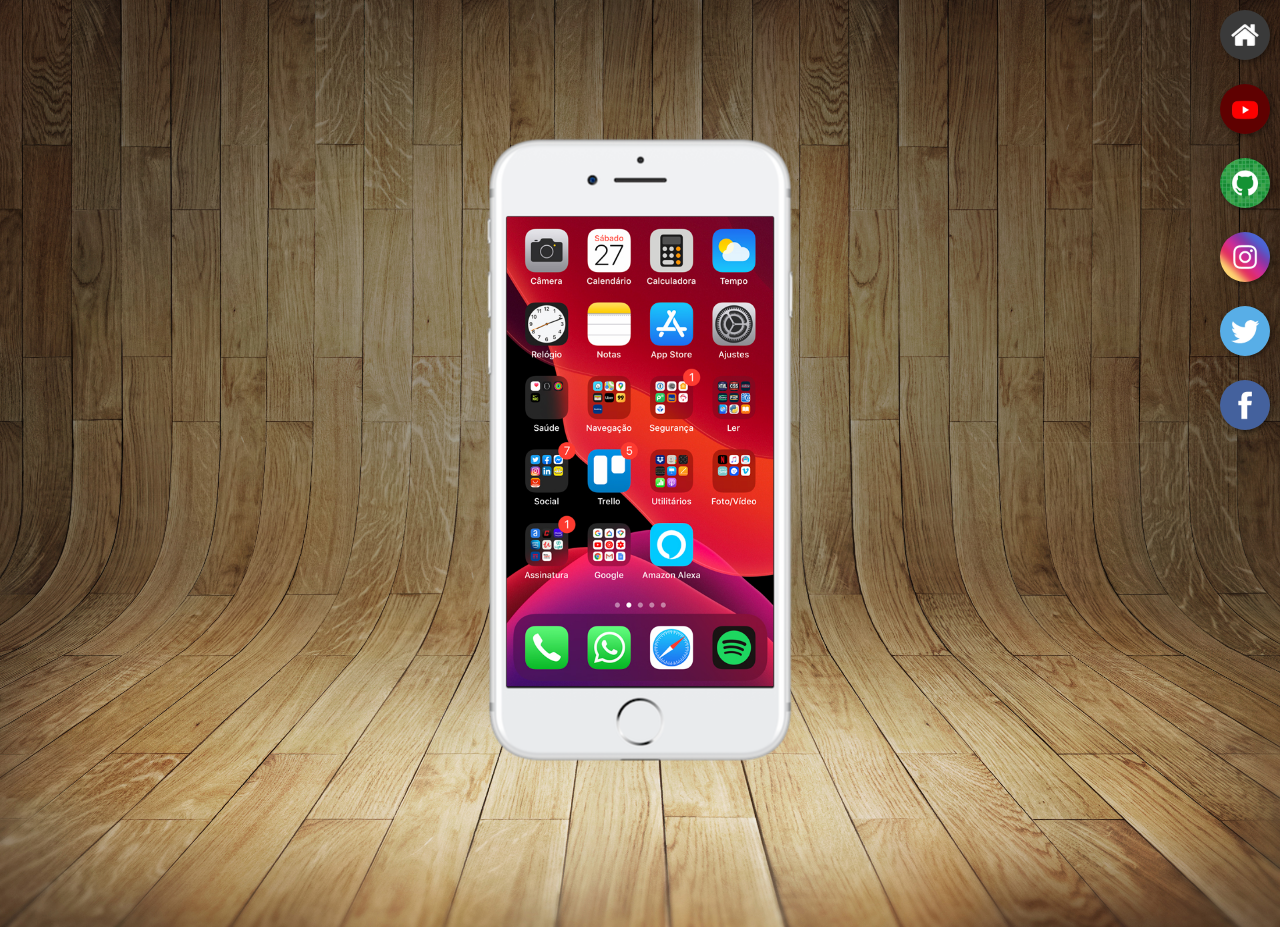
<file: index.html>
<!DOCTYPE html>
<html lang="pt-br">
<head>
    <meta charset="UTF-8">
    <meta name="viewport" content="width=device-width, initial-scale=1.0">
    <title>Projeto Redes Sociais</title>
    <link rel="stylesheet" href="estilos/style.css">
    <link rel="shortcut icon" href="pacote-d013/favicon.ico" type="image/x-icon">
</head>
<body>
    <main>
            <section id="telefone">
                <iframe src="home.html" frameborder="0" name="tela" id="tela">Seu navegador não é compatível com isso.</iframe>
        </section>
        <section id="redes-sociais">
            <a href="home.html" target="tela"><img src="pacote-d013/imagens/logo-home.jpg" alt="Logo Home"></a> <br>
            <a href="youtube.html" target="tela"><img src="pacote-d013/imagens/logo-youtube.jpg" alt="Logo YouTube"></a> <br>
            <a href="github.html" target="tela"><img src="pacote-d013/imagens/logo-github.jpg" alt="Logo GitHub"></a> <br>
            <a href="instagran.html" target="tela"><img src="pacote-d013/imagens/logo-instagram.jpg" alt="Logo Instagram"></a> <br>
            <a href="twitter.html" target="tela"><img src="pacote-d013/imagens/logo-twitter.jpg" alt="Logo logo-twitter"></a> <br>
            <a href="facebook.html" target="tela"><img src="pacote-d013/imagens/logo-facebook.jpg" alt="Logo logo-facebook"></a>
        </section>
    </main>
</body>
</html>
</file>
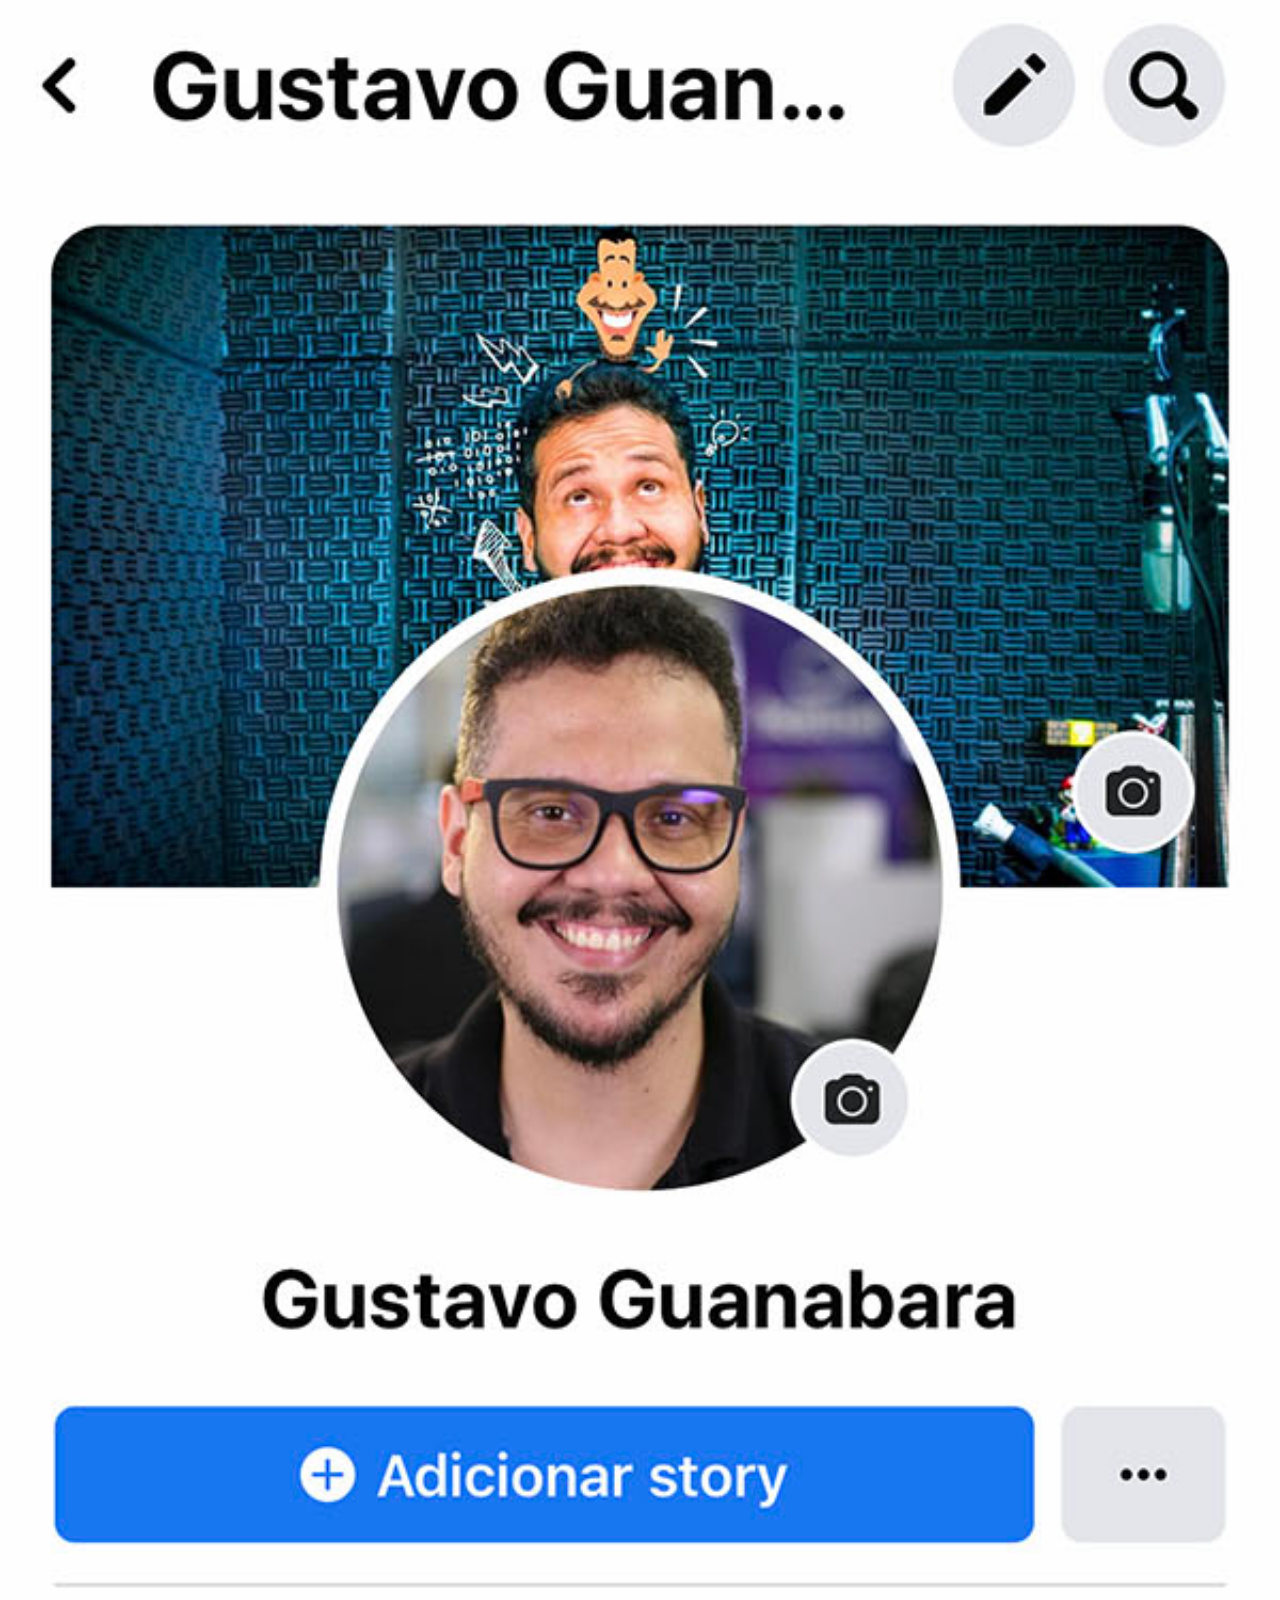
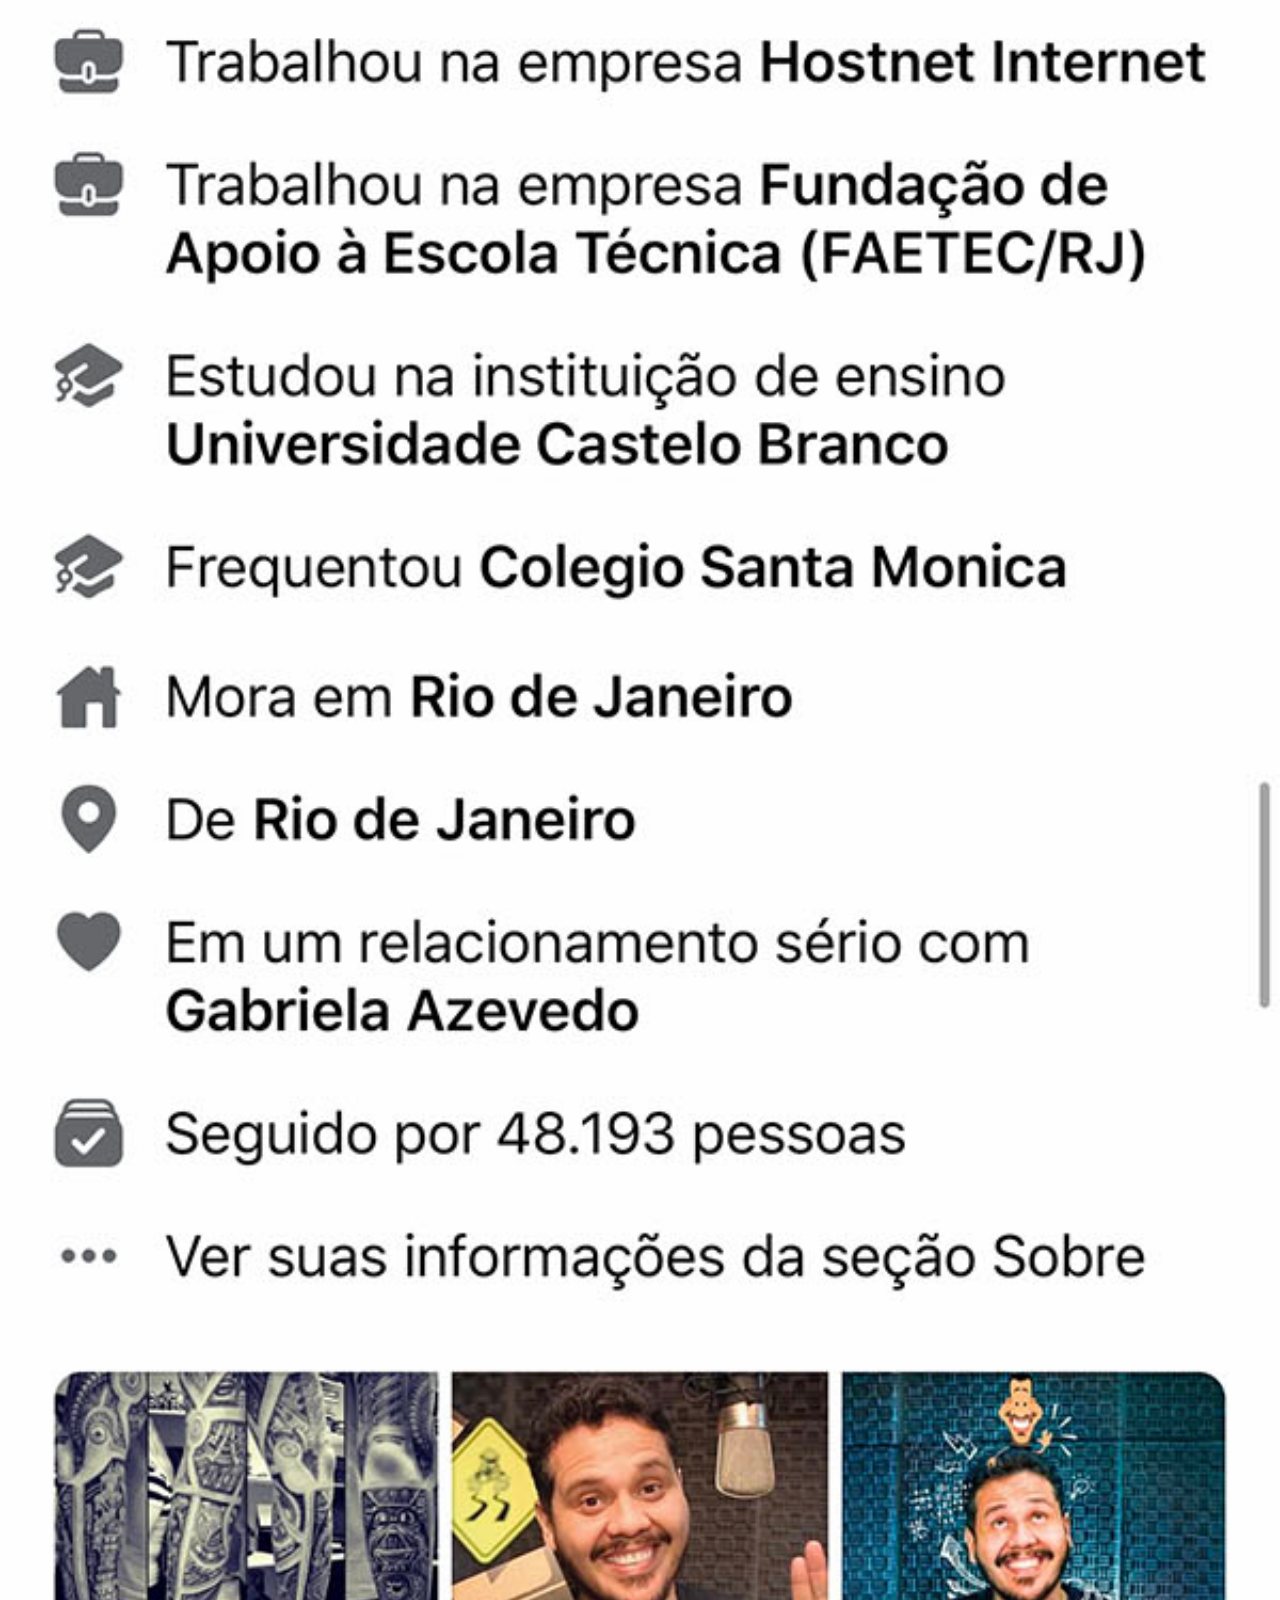
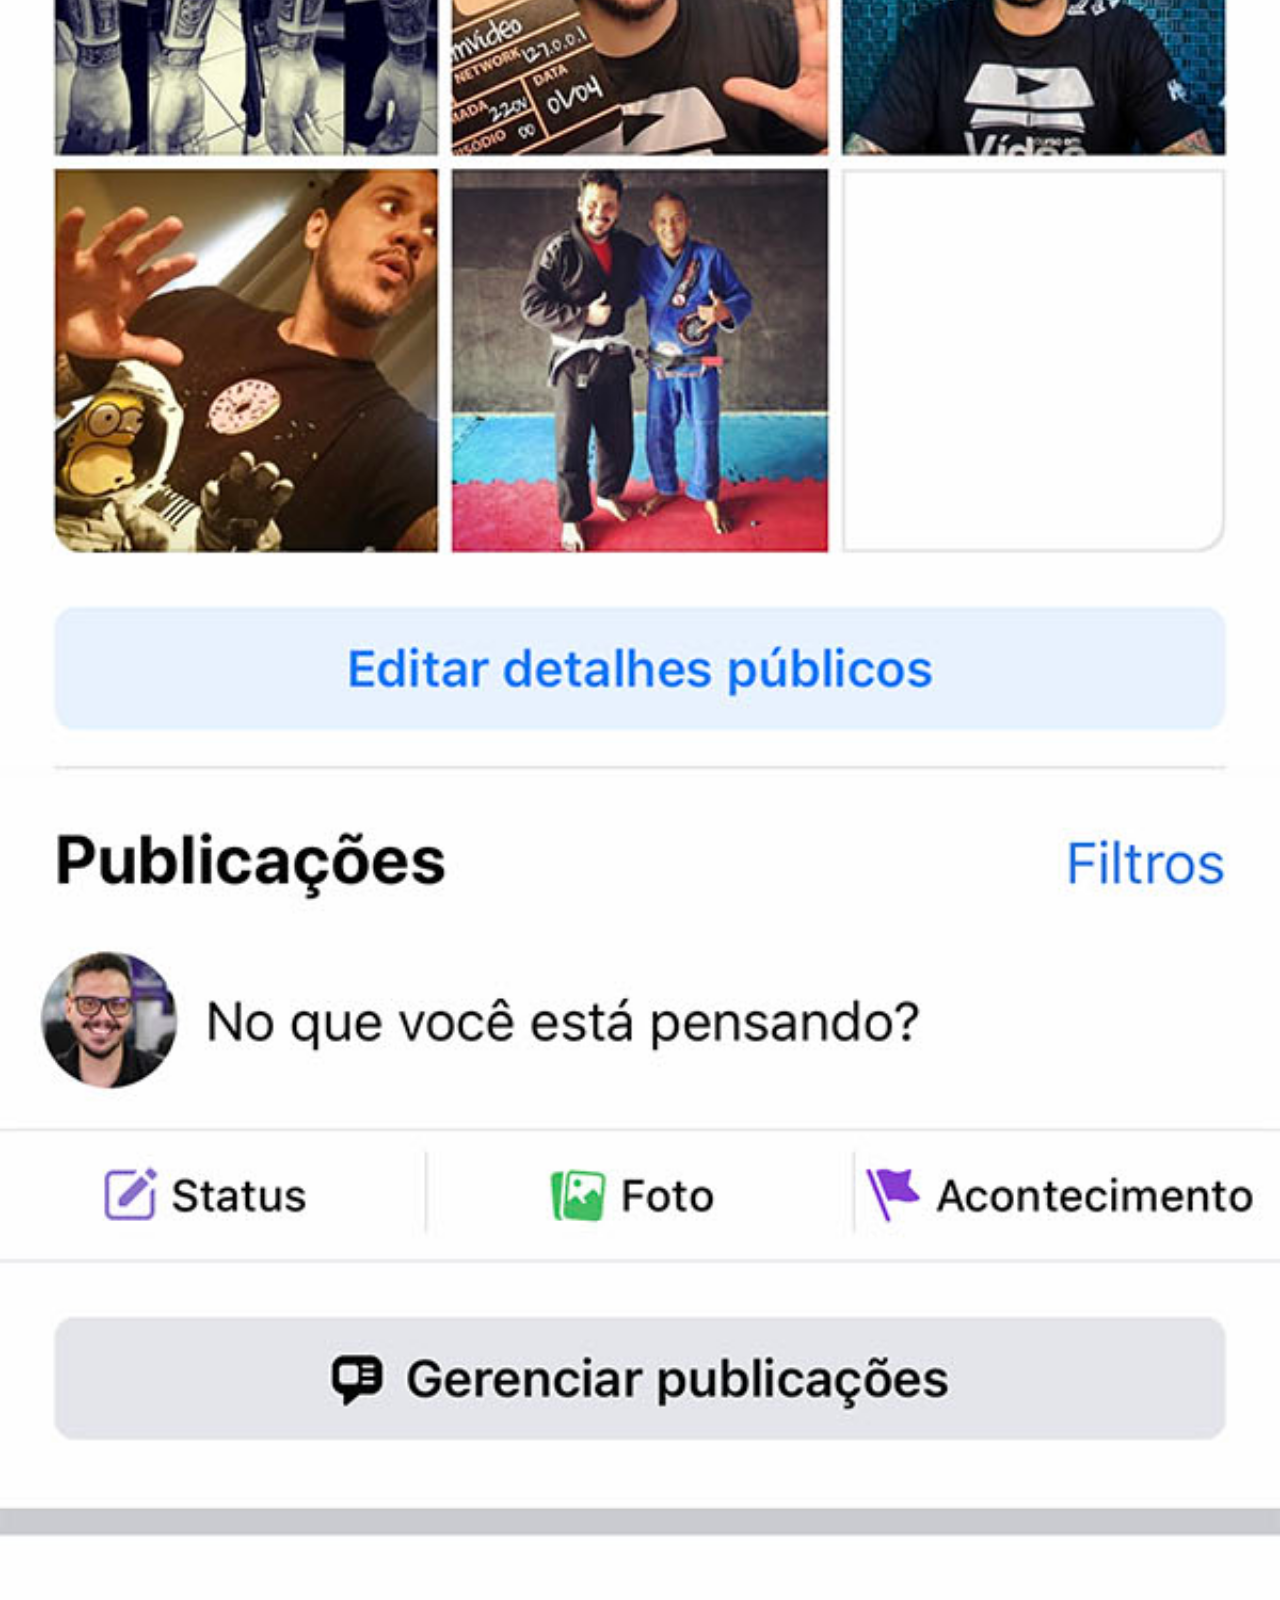
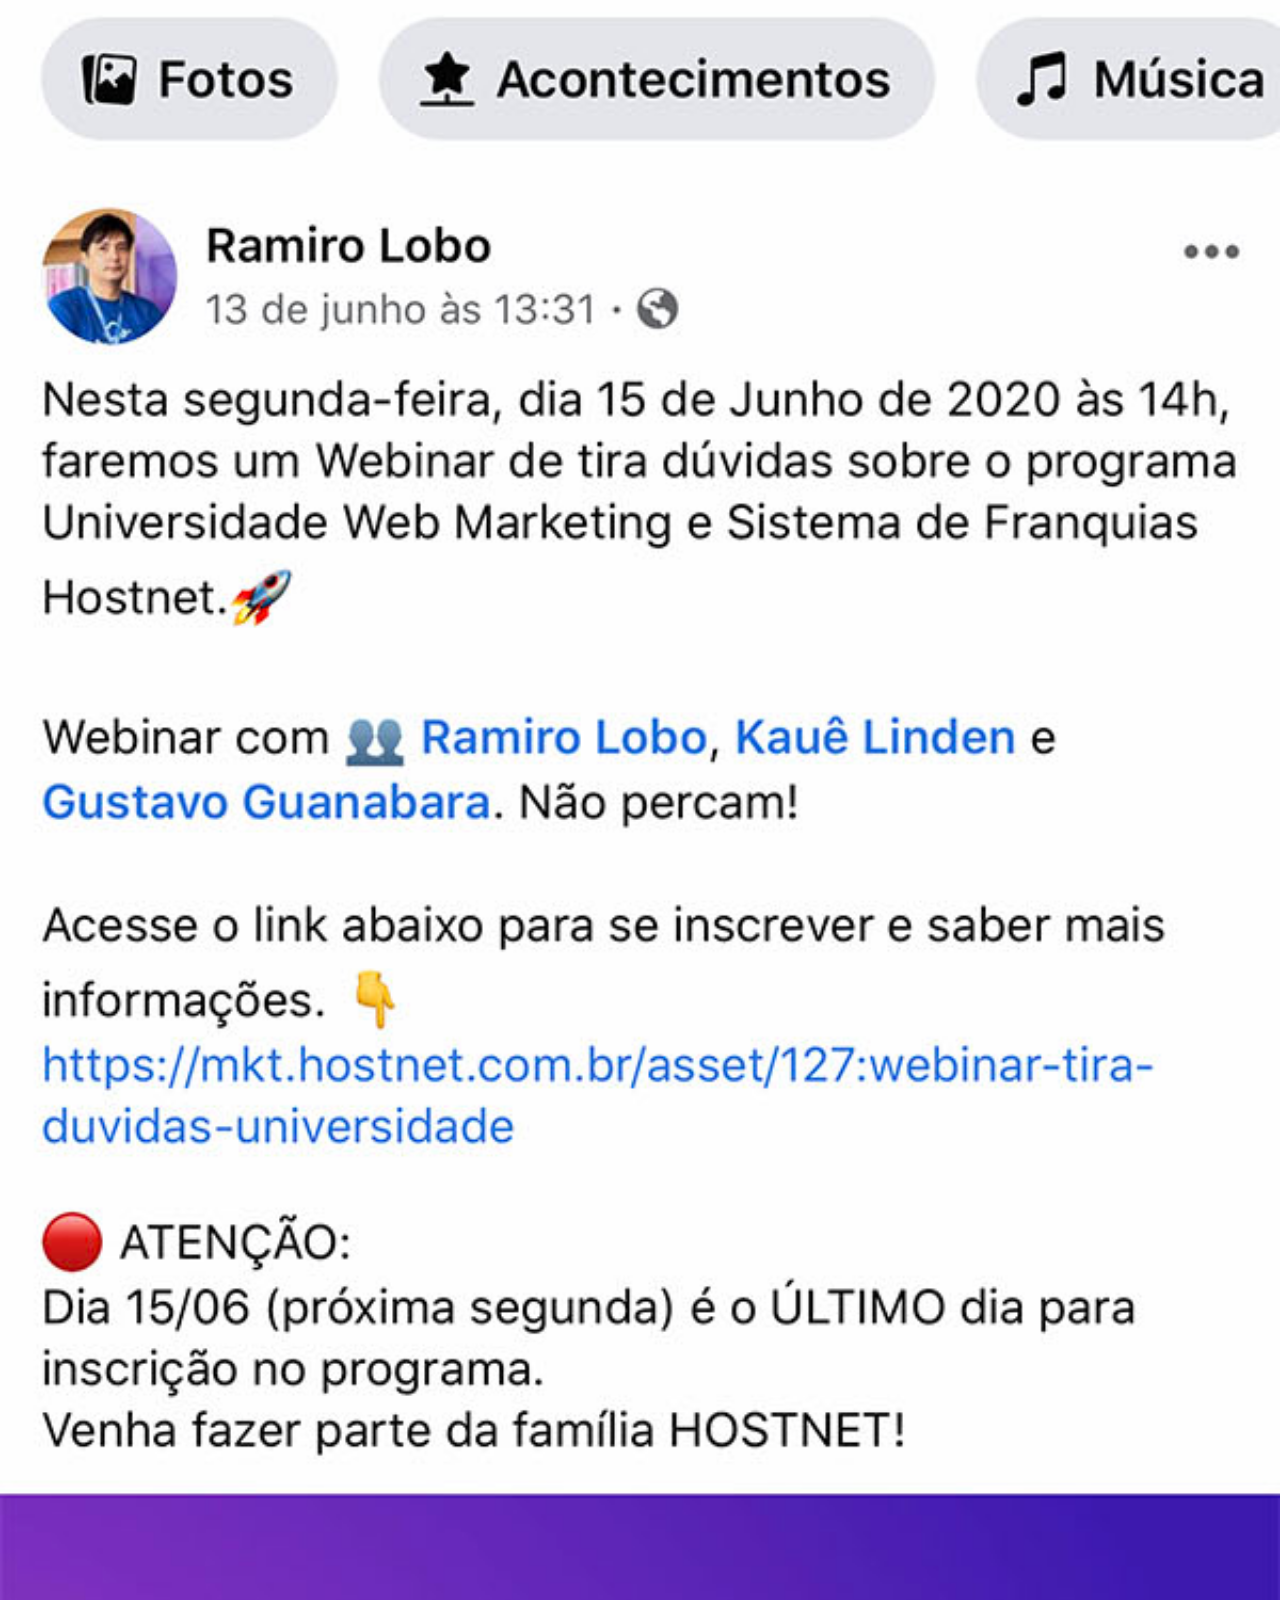
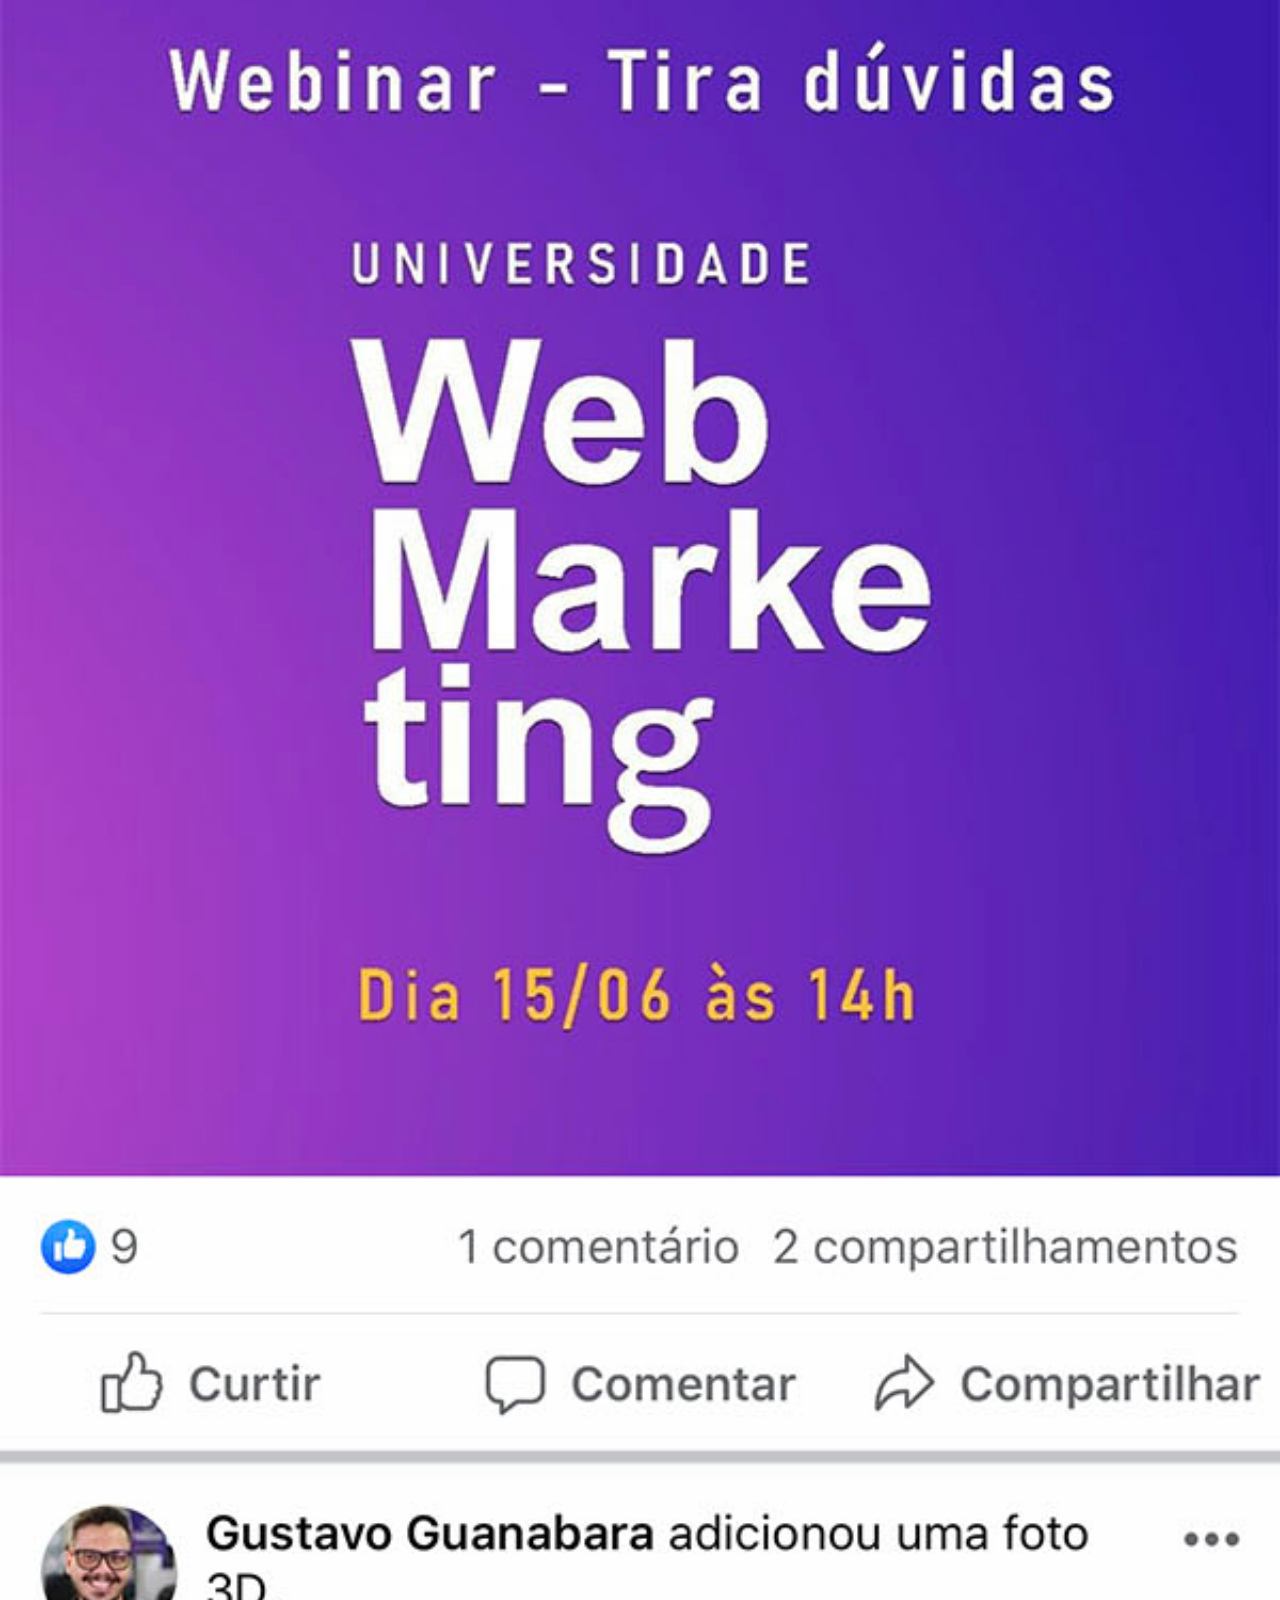
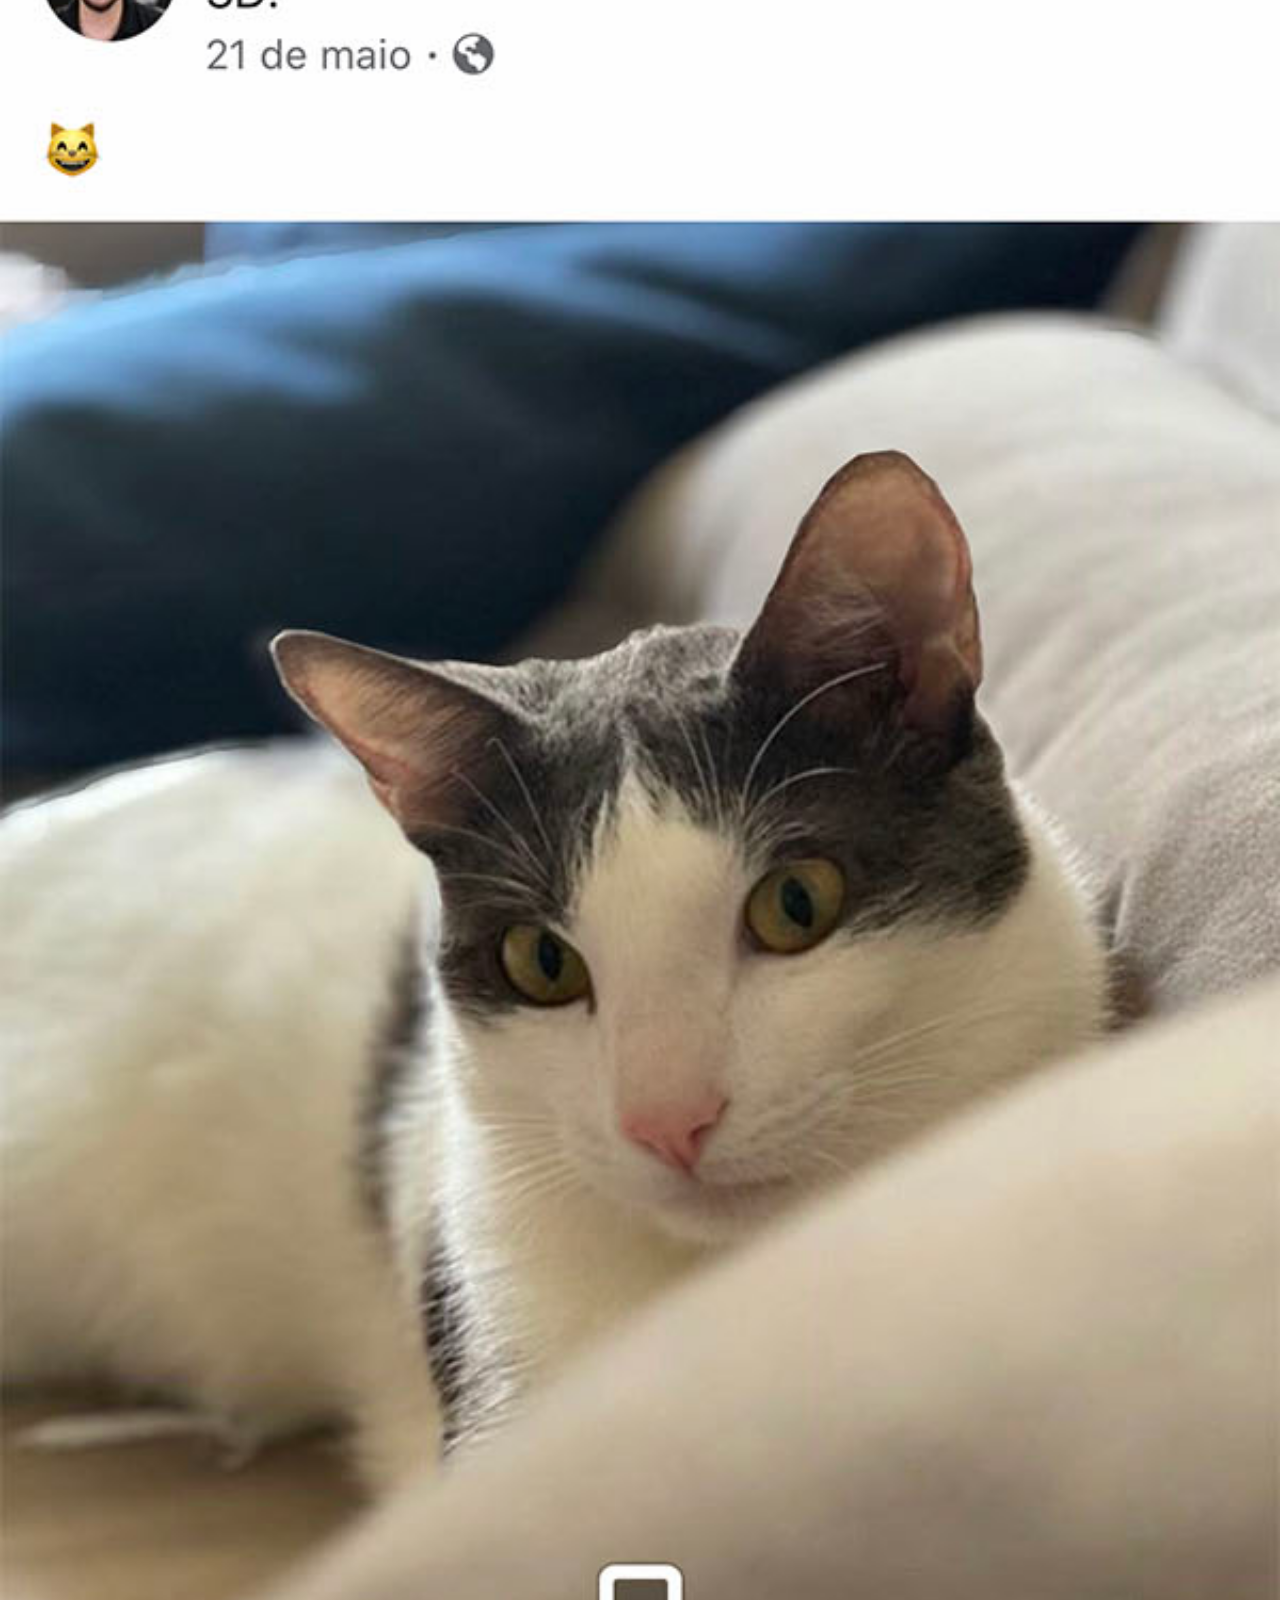
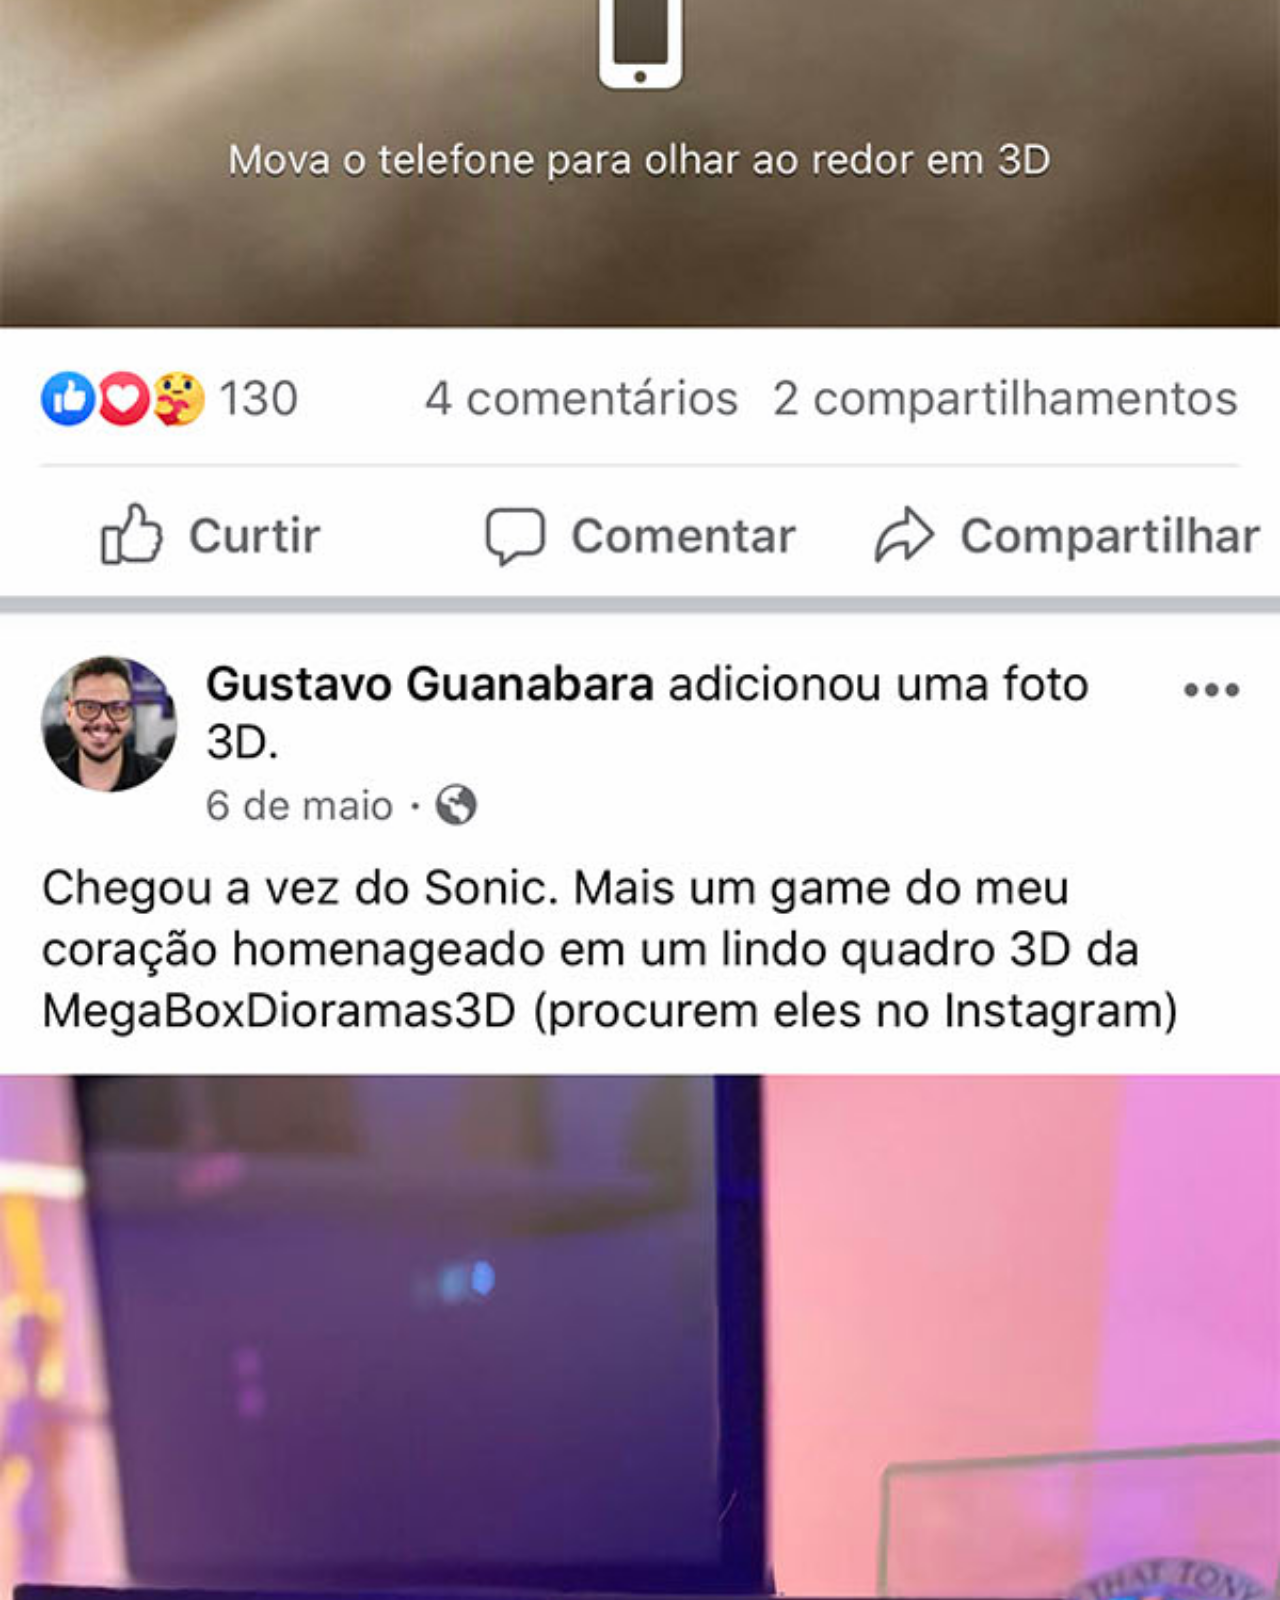
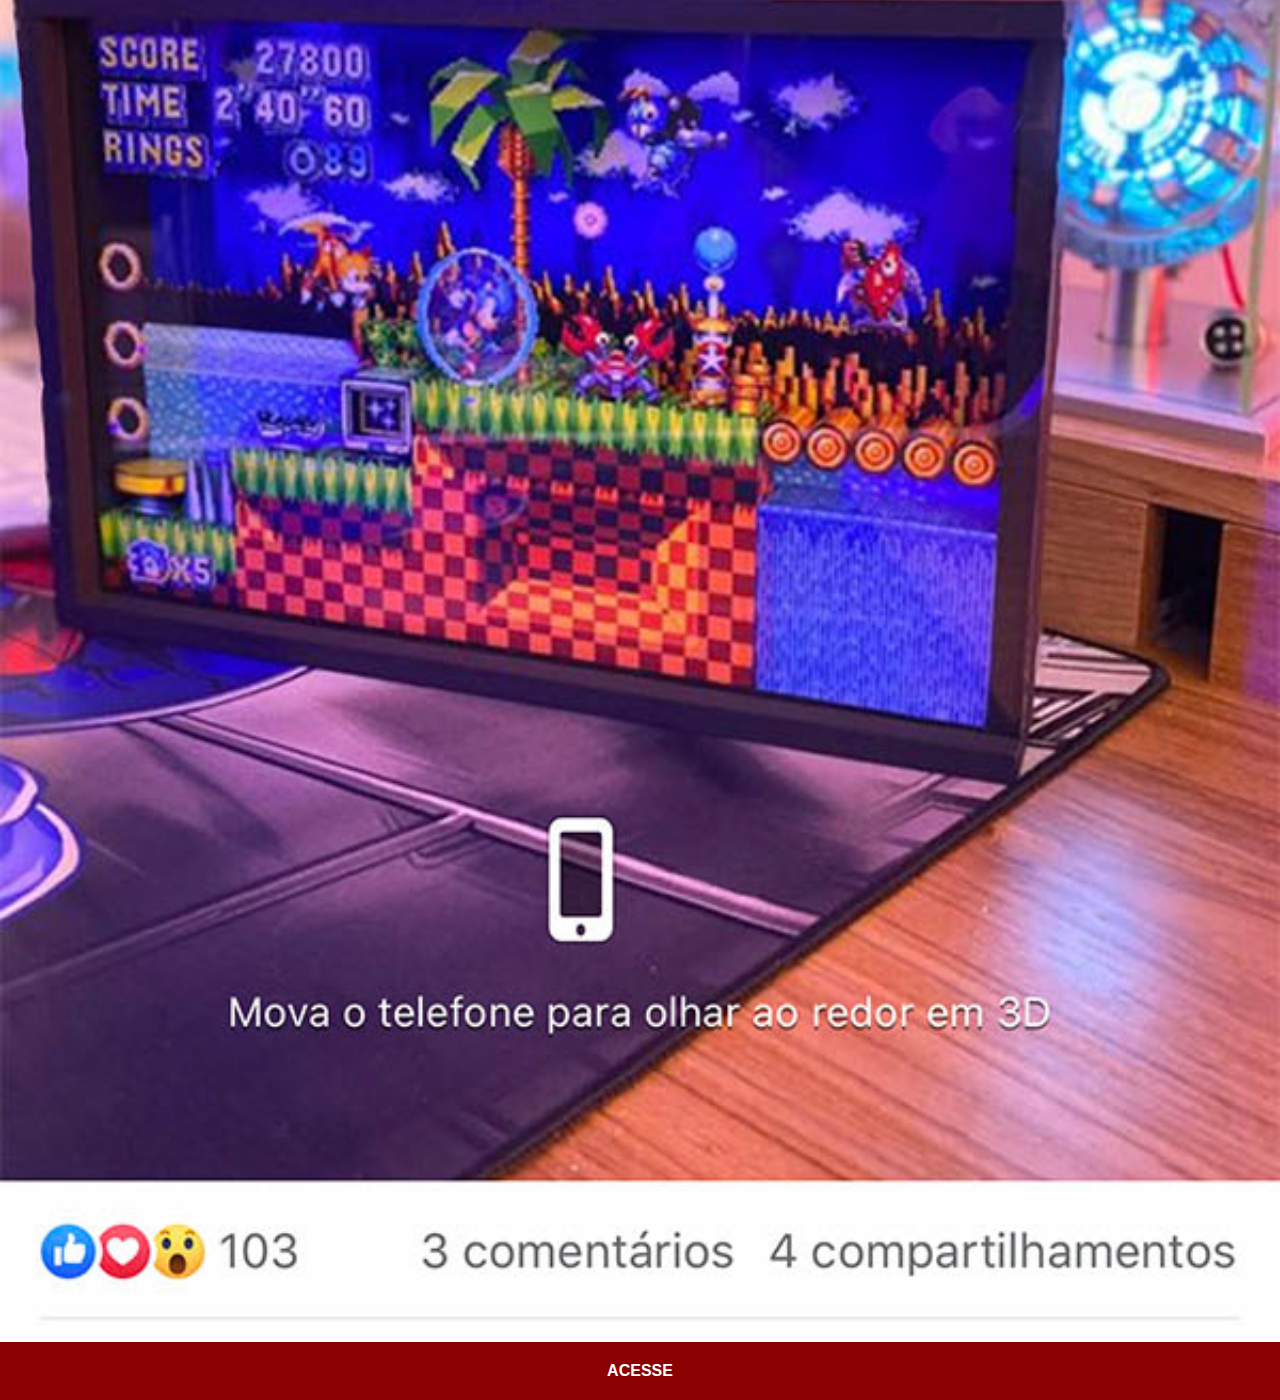
<file: facebook.html>
<!DOCTYPE html>
<html lang="pt-br">
<head>
    <meta charset="UTF-8">
    <meta name="viewport" content="width=device-width, initial-scale=1.0">
    <title>Facebook</title>
    <link rel="stylesheet" href="estilos/social.css">
</head>
<body>
    <img src="pacote-d013/imagens/tela-facebook.jpg" alt="Tela Facebook">
    <a href="https://www.facebook.com/gustavoguanabara/">ACESSE</a>
</body>
</html>
</file>
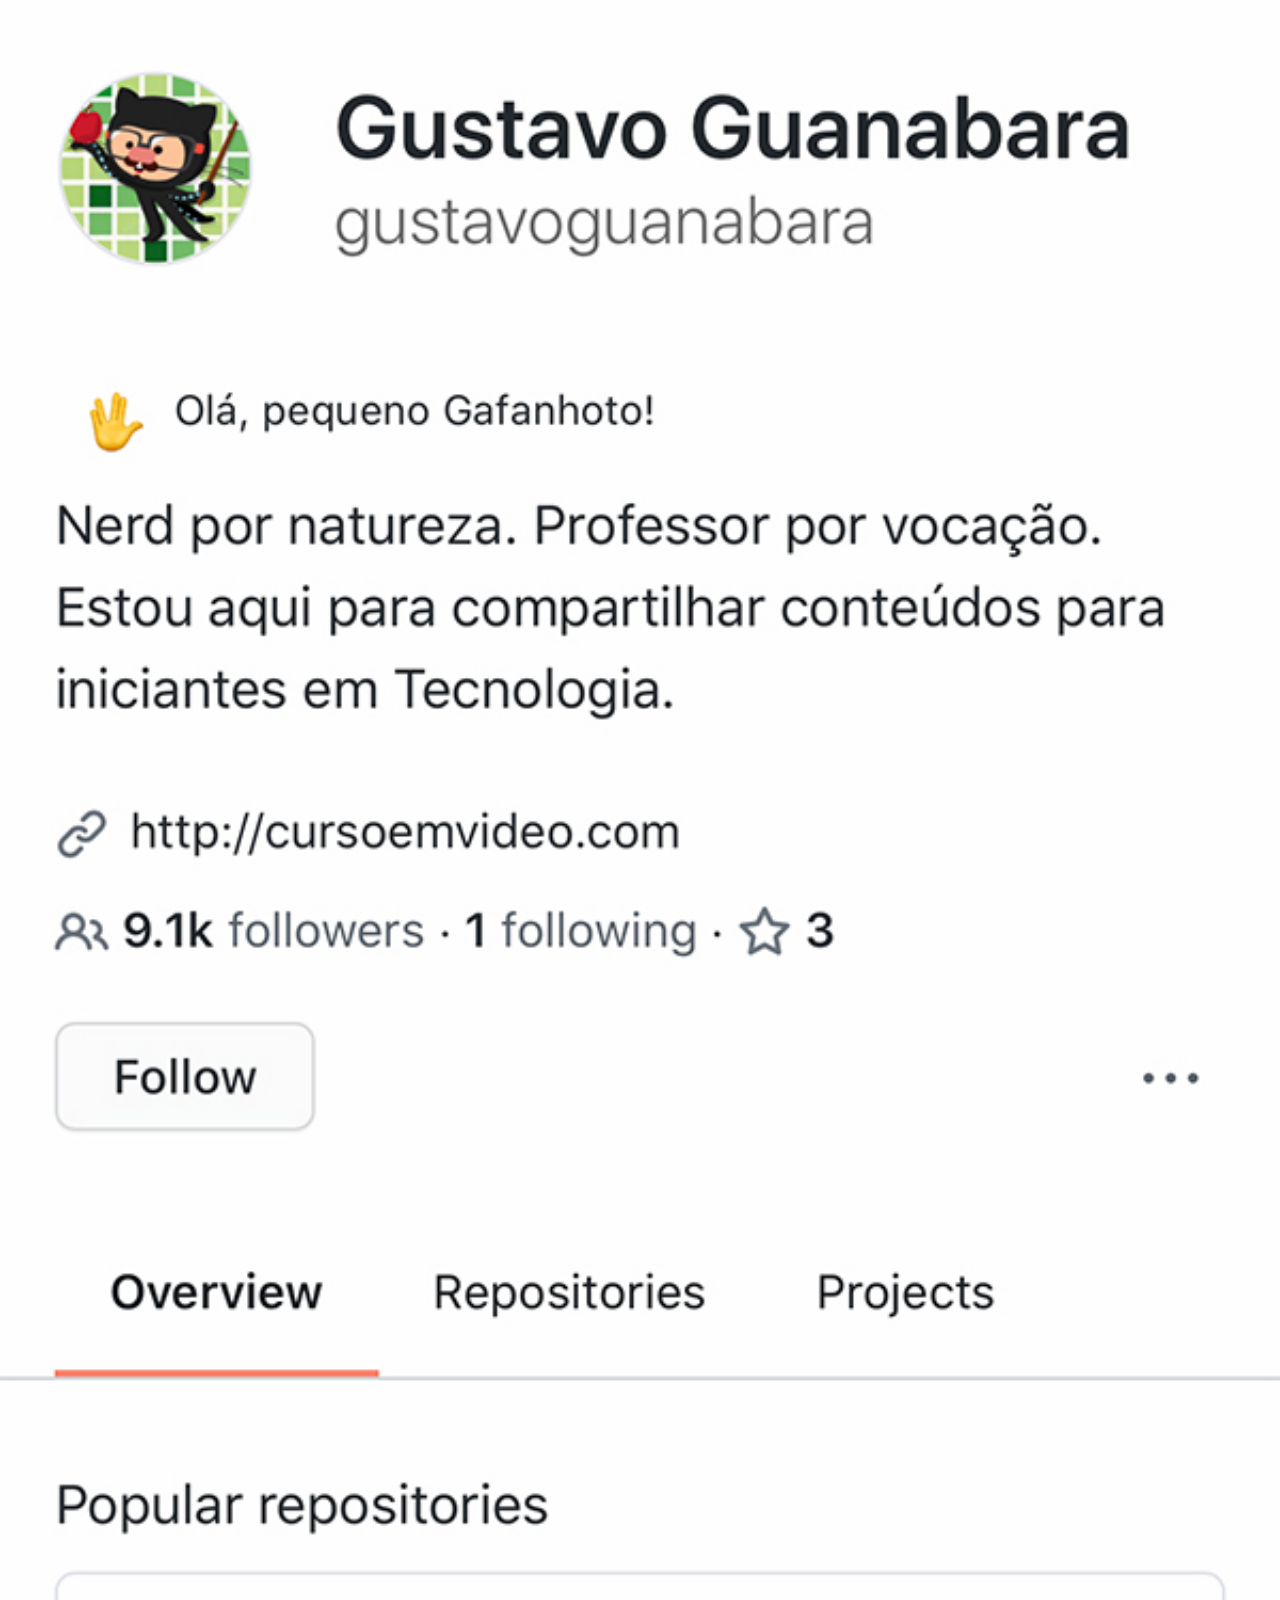
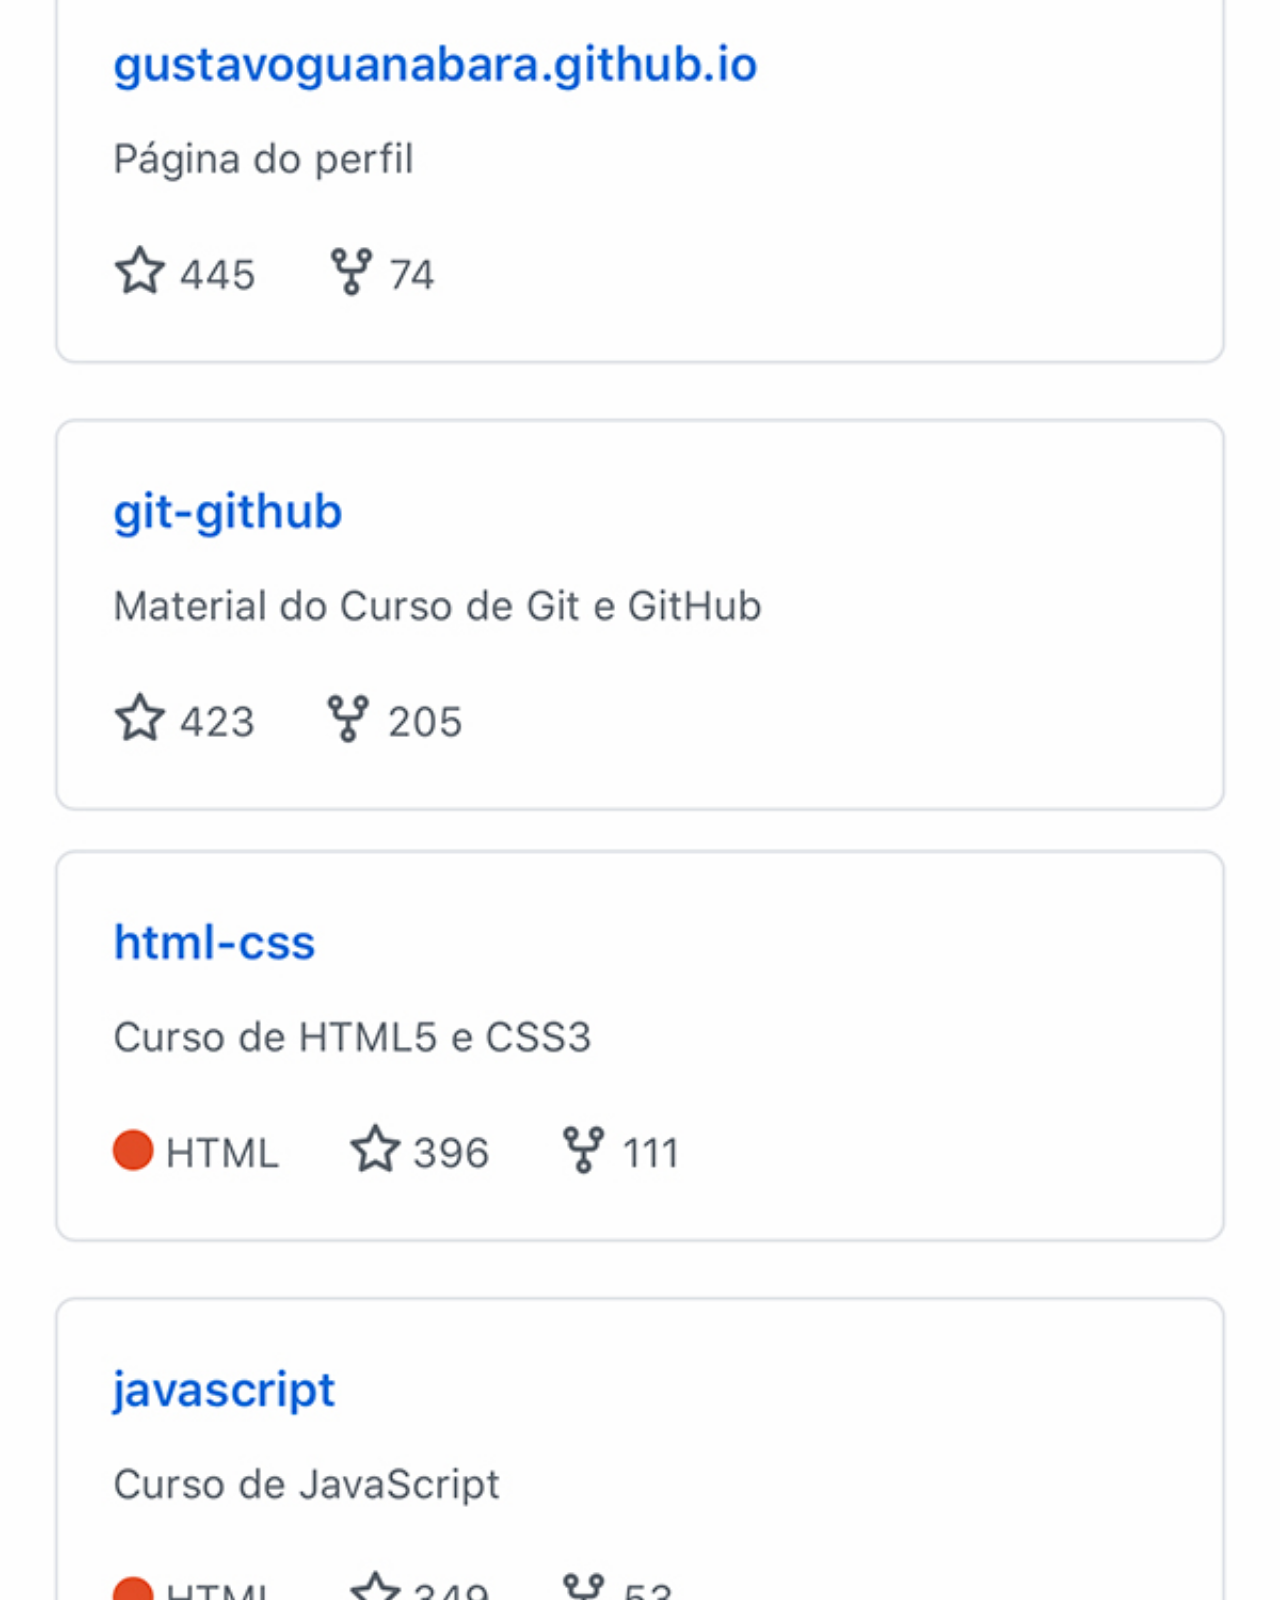
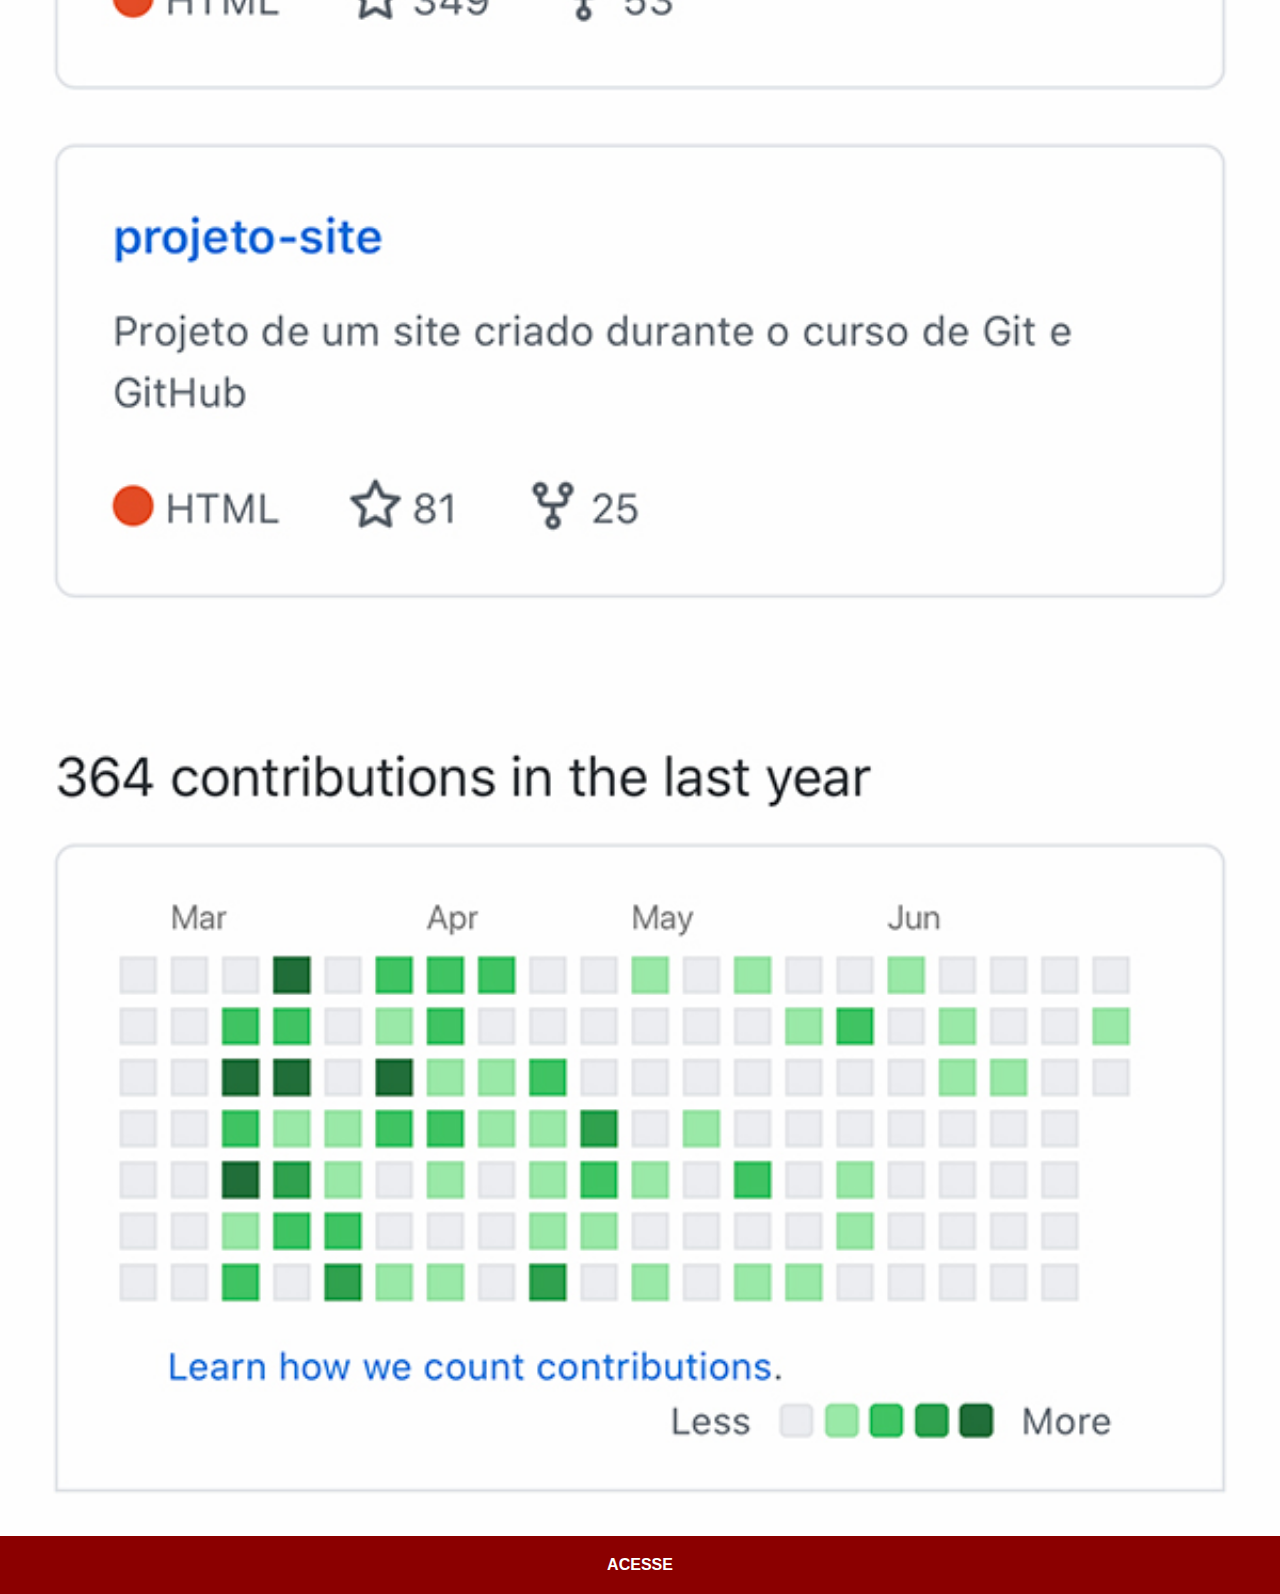
<file: github.html>
<!DOCTYPE html>
<html lang="pt-br">
<head>
    <meta charset="UTF-8">
    <meta name="viewport" content="width=device-width, initial-scale=1.0">
    <title>GitHub</title>
    <link rel="stylesheet" href="estilos/social.css">
</head>
<body>
    <img src="pacote-d013/imagens/tela-github.jpg" alt="Tela GitHub">
    <a href="https://github.com/gustavoguanabara/" target="_blank">ACESSE</a>
</body>
</html>
</file>
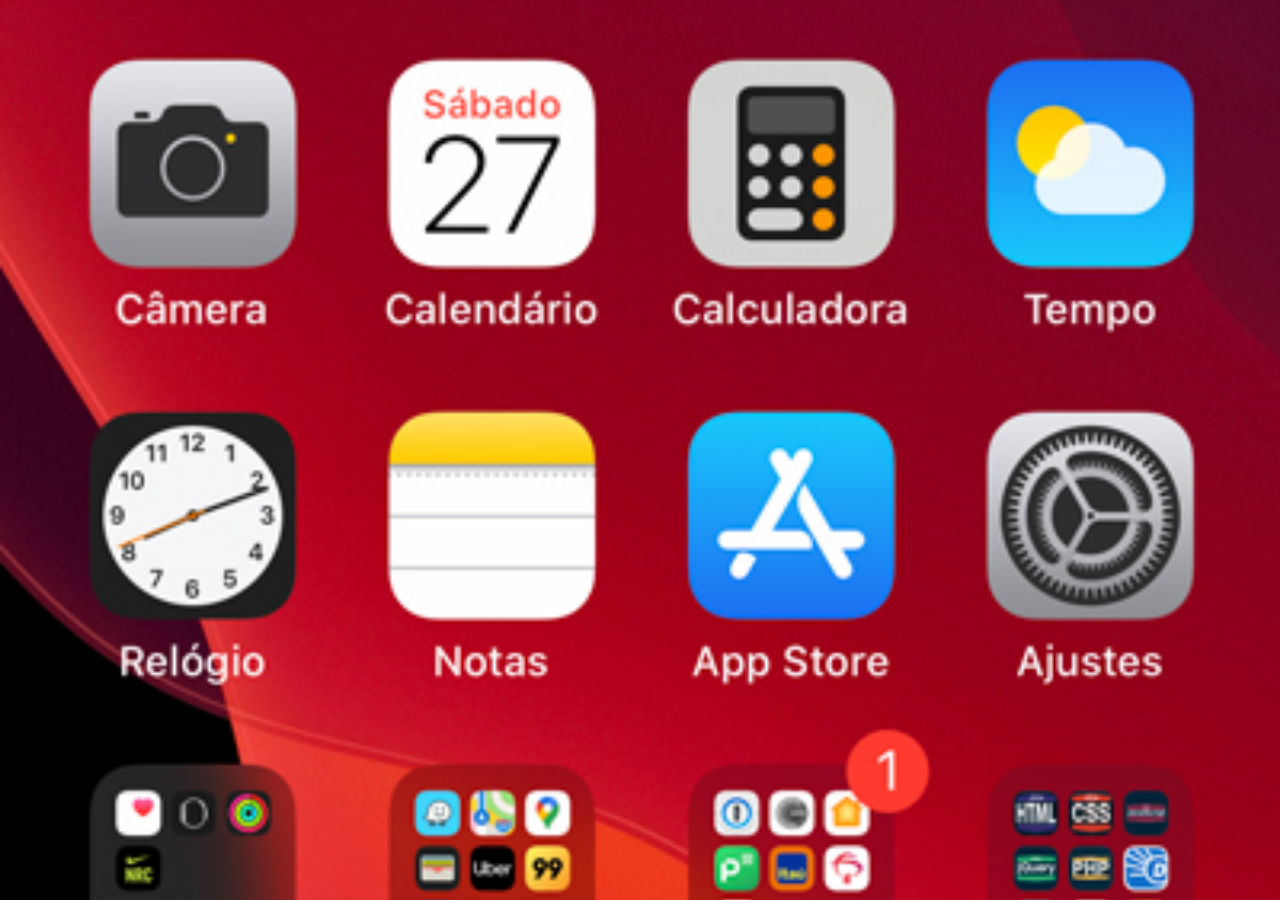
<file: home.html>
<!DOCTYPE html>
<html lang="pt-br">
<head>
    <meta charset="UTF-8">
    <meta name="viewport" content="width=device-width, initial-scale=1.0">
    <title>Home</title>
    <style>
        *{
            margin: 0px;
            padding: 0px;
        }
        body {
            width: 100vw;
            height: 100vh;
            background: #000000 url('pacote-d013/imagens/tela-home.jpg') no-repeat top center;
            background-size: cover;
        }
    </style>
</head>
<body>
    
</body>
</html>
</file>
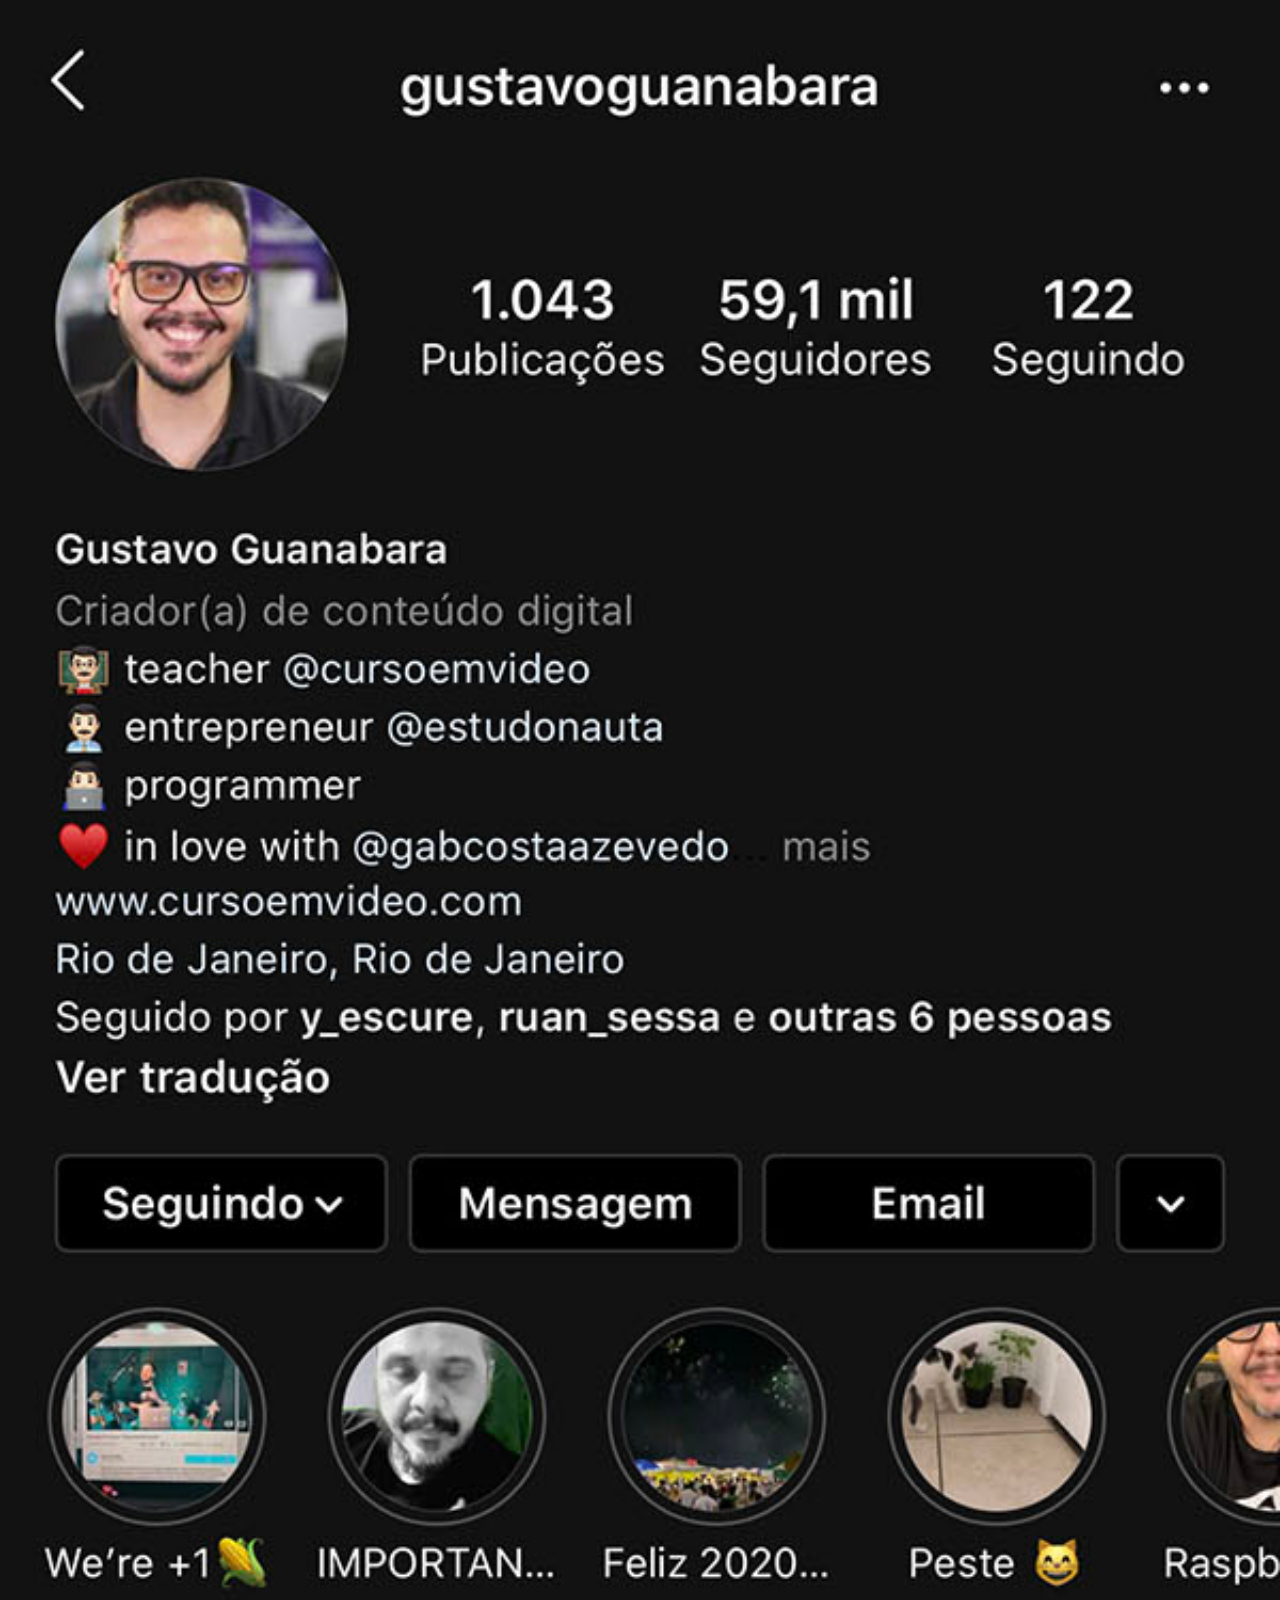
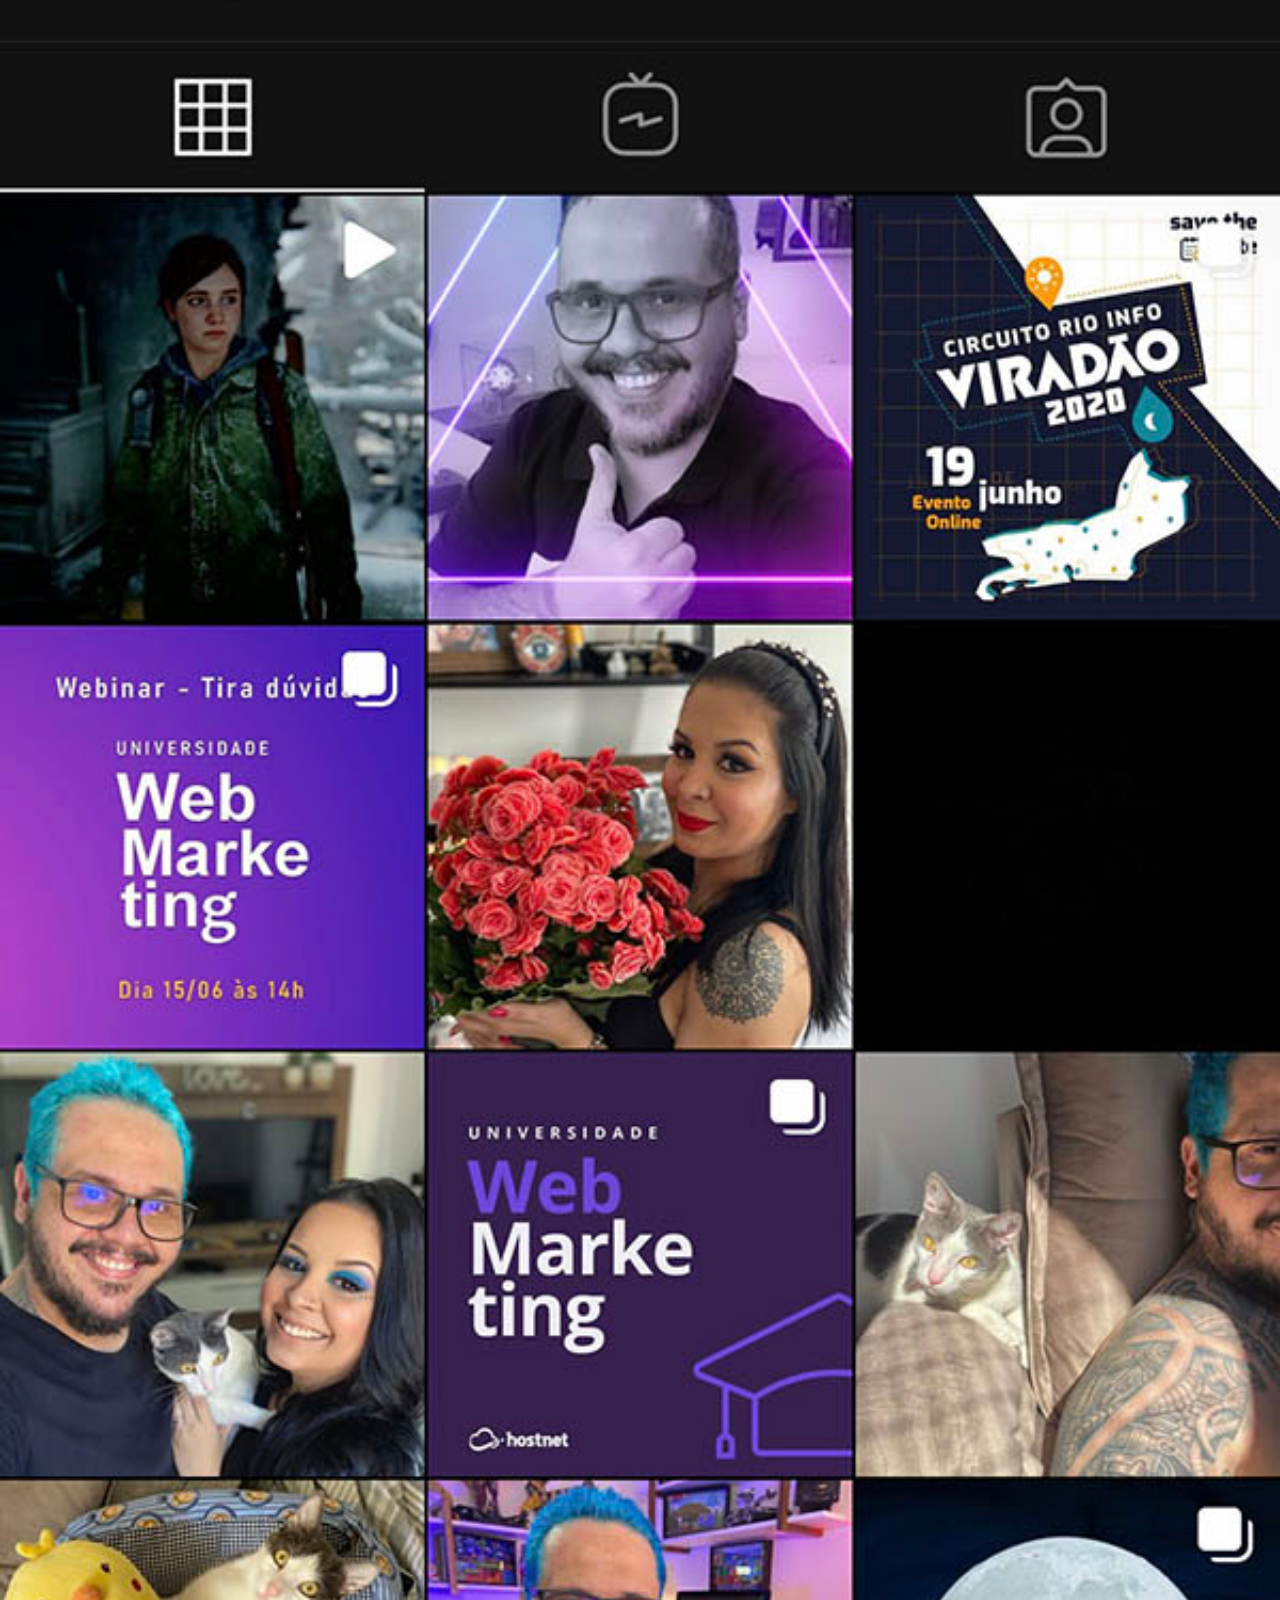
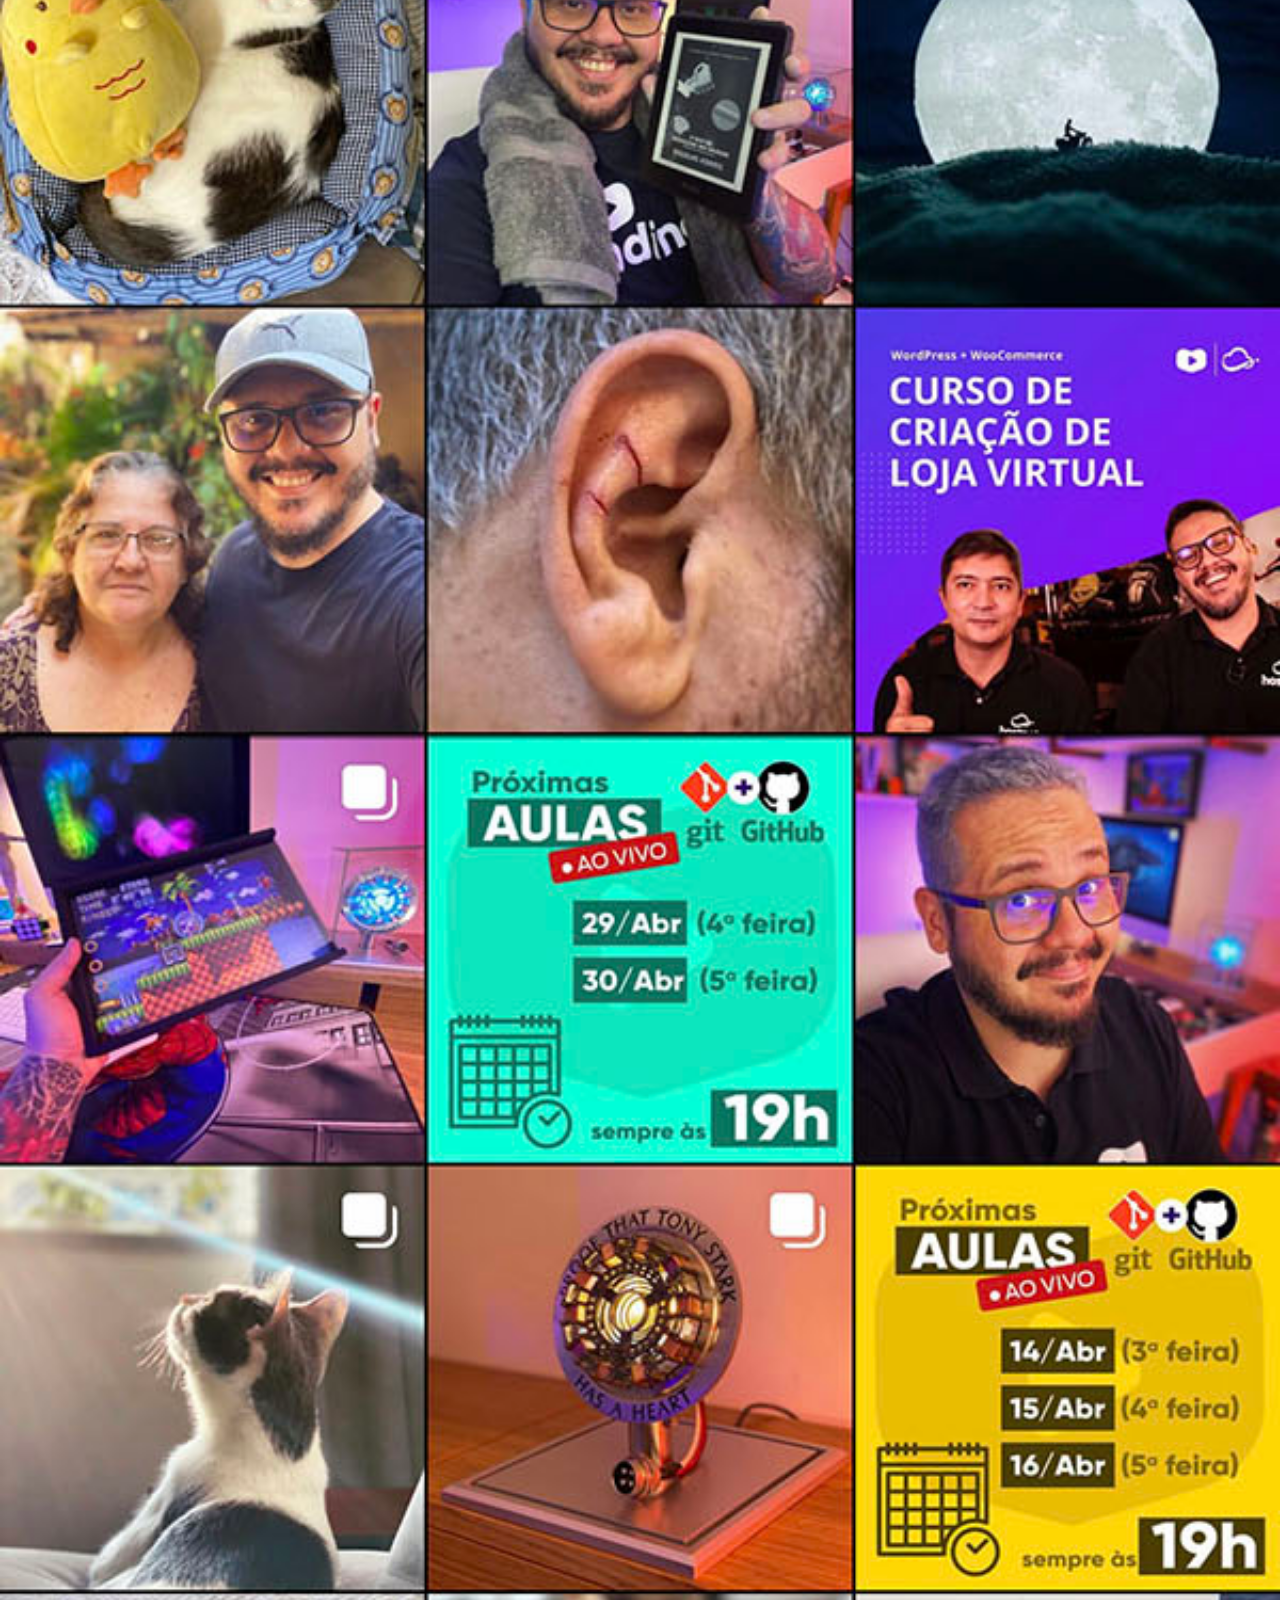
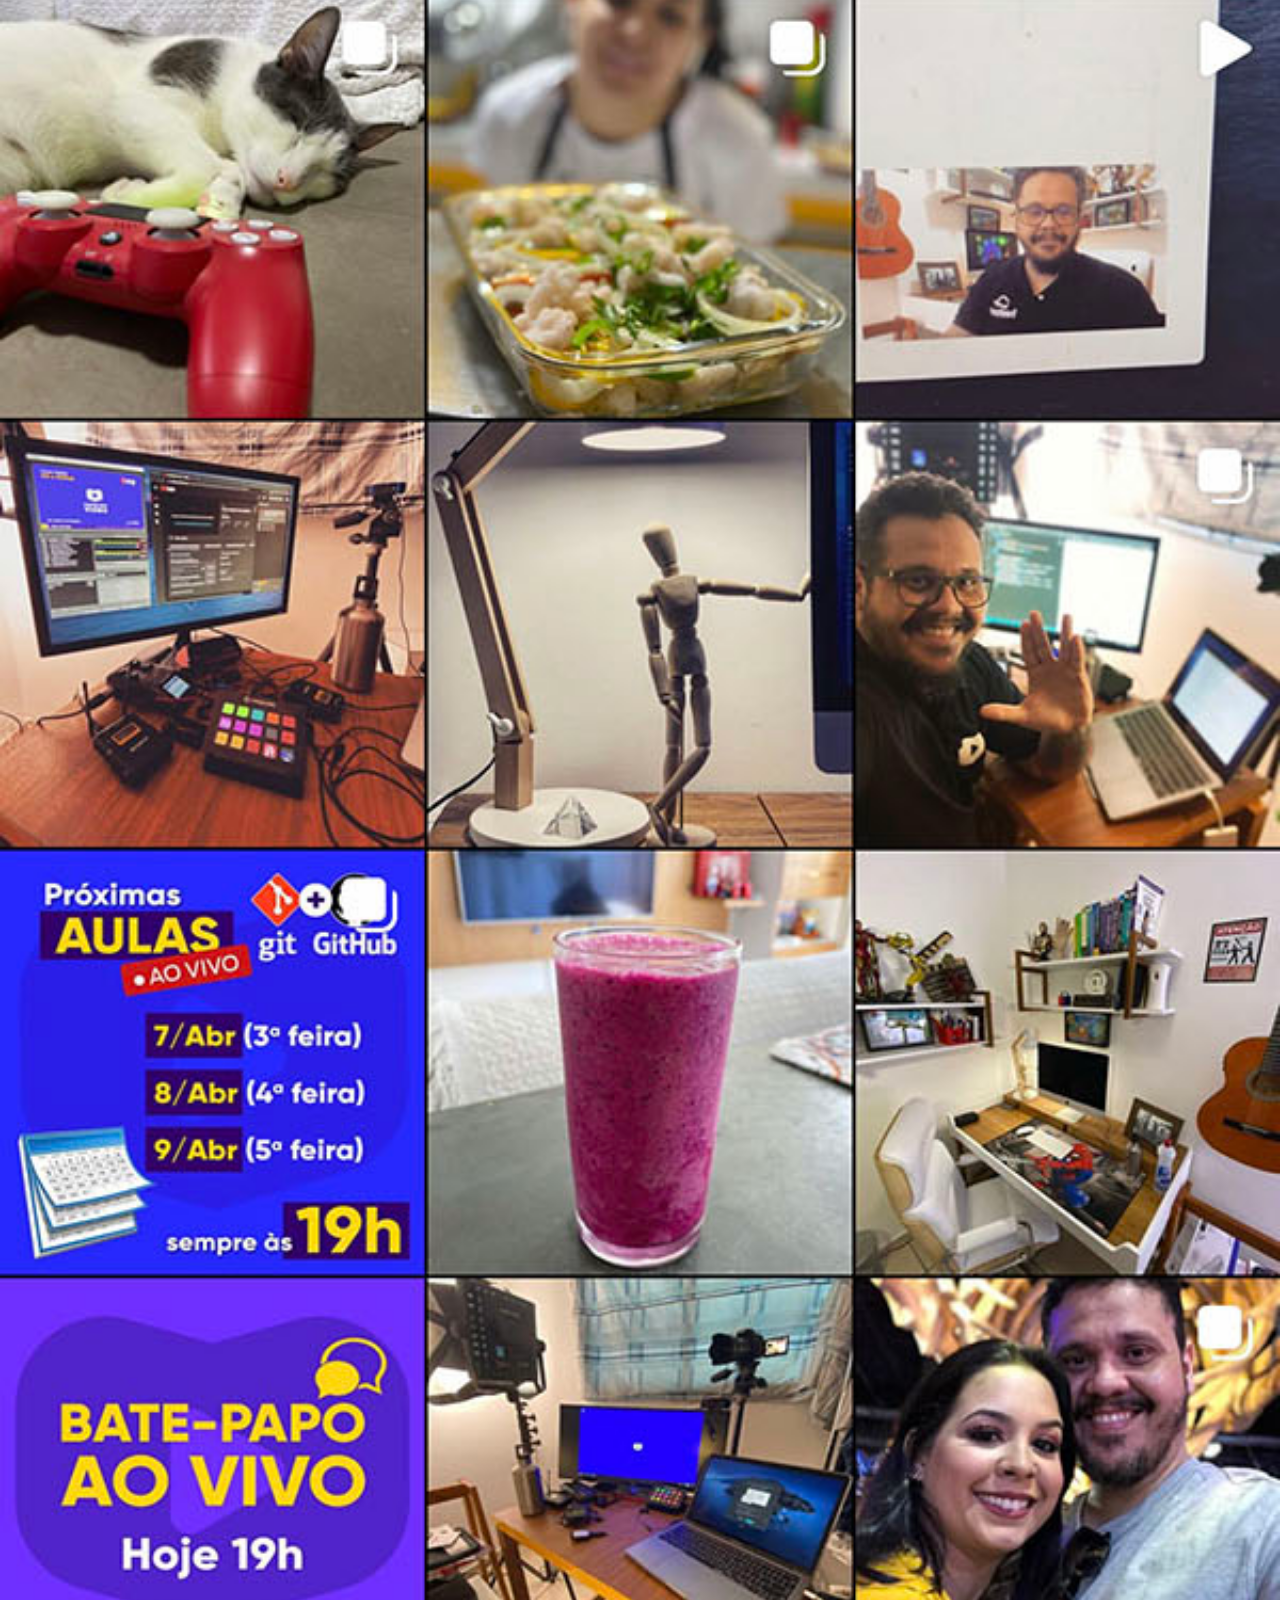
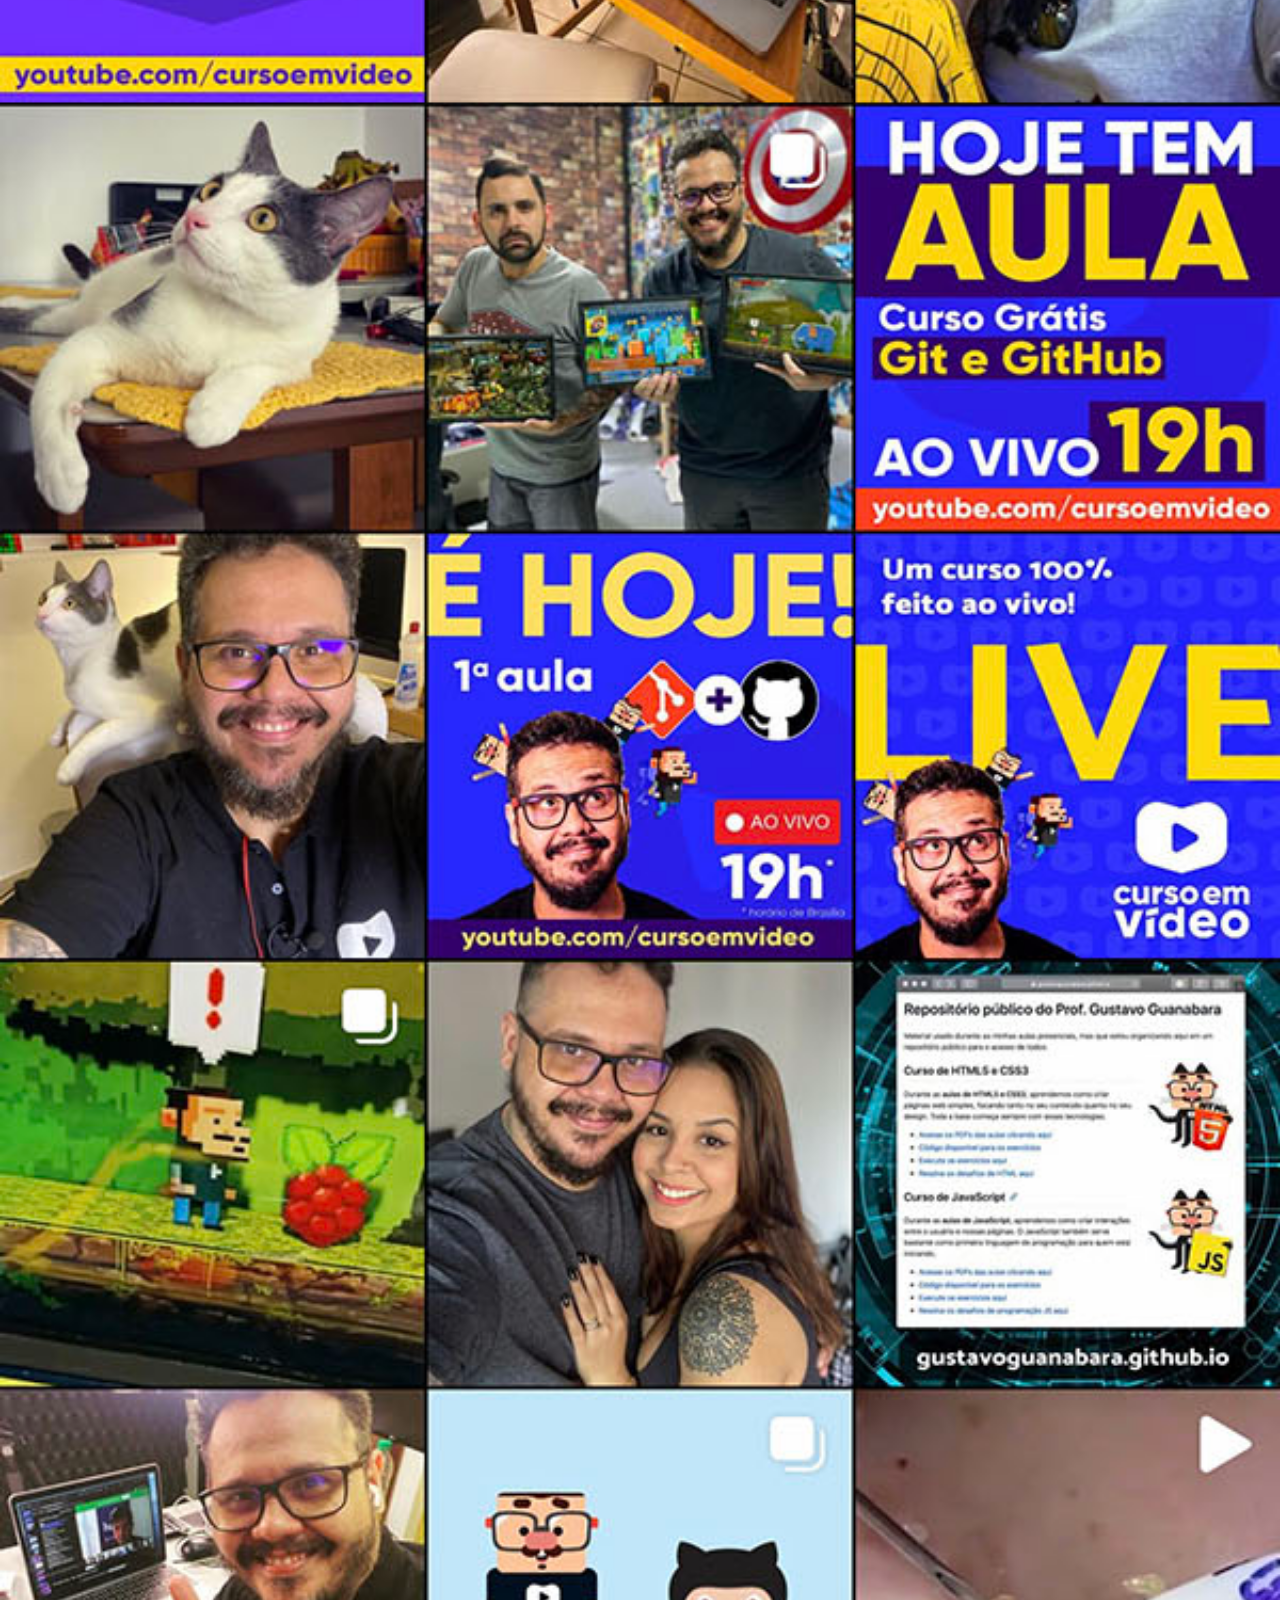
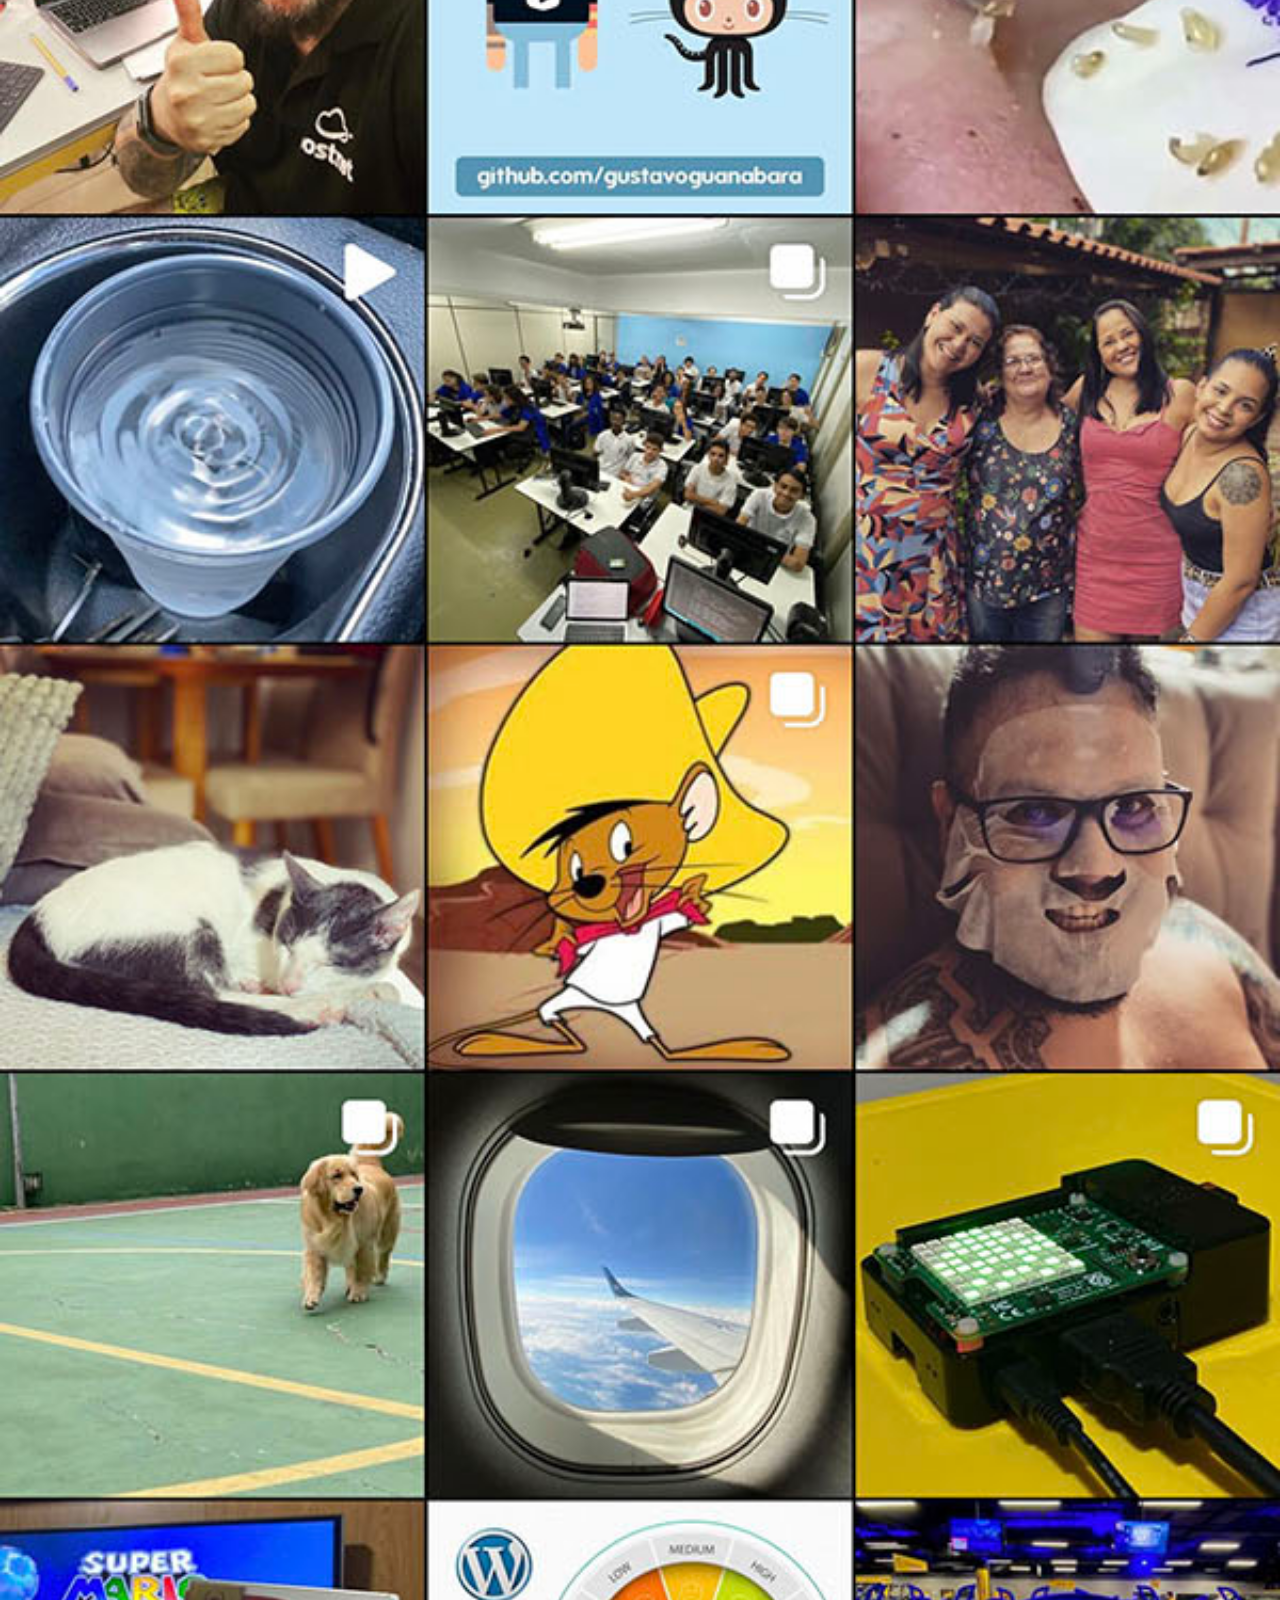
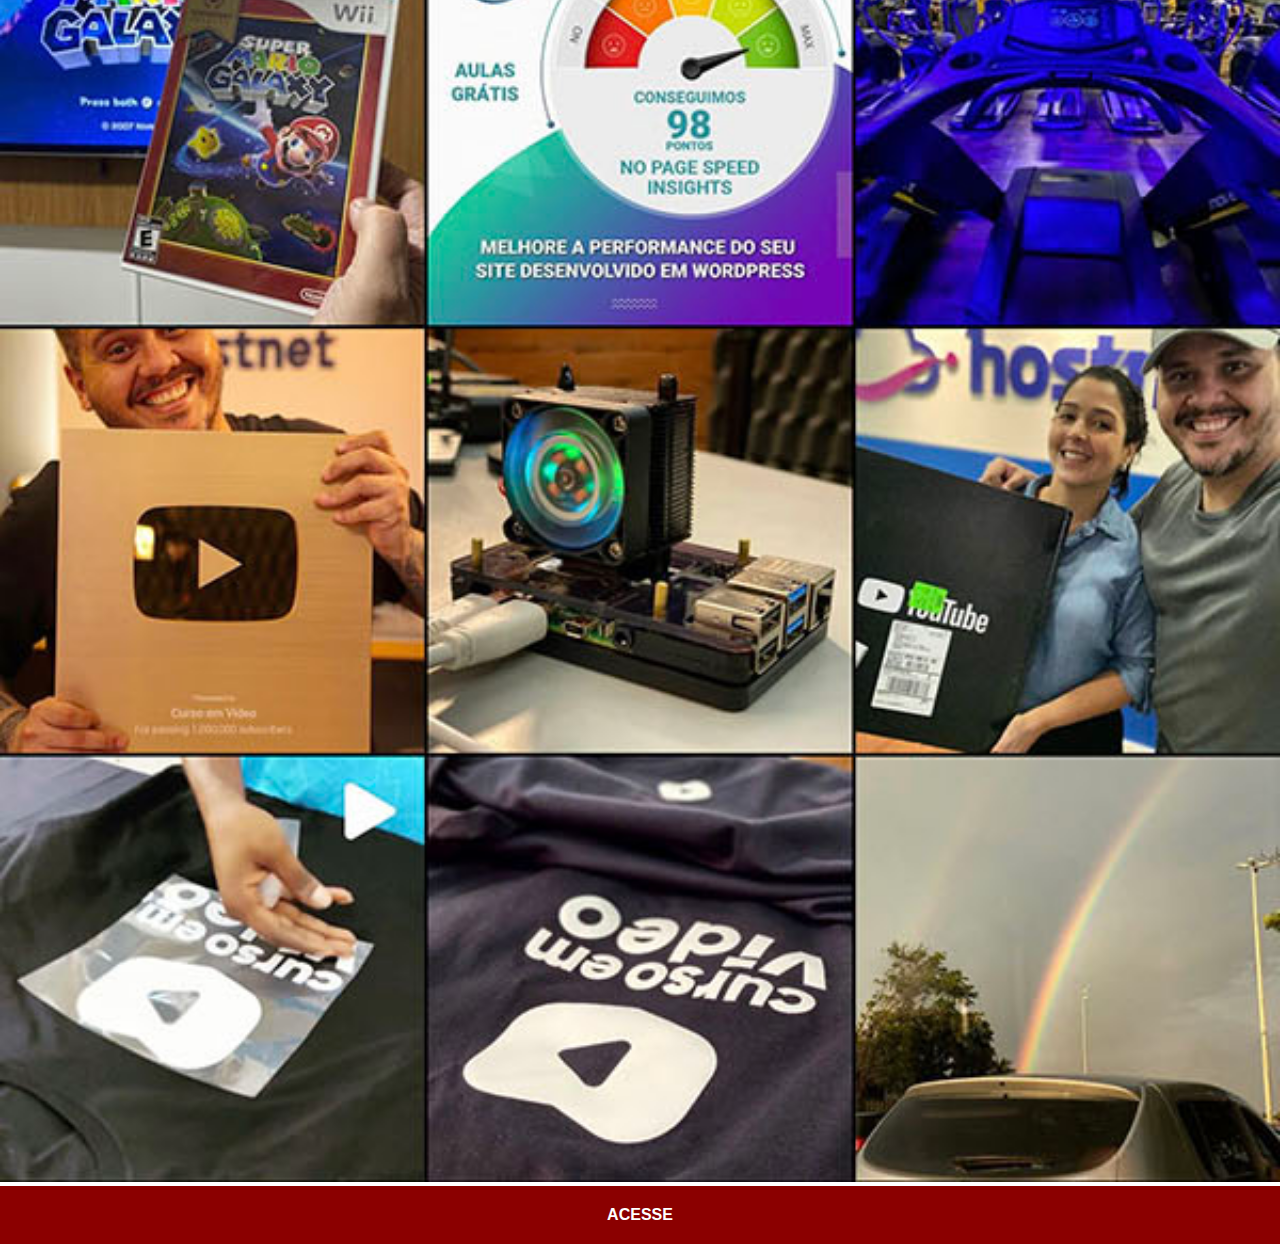
<file: instagran.html>
<!DOCTYPE html>
<html lang="pt-br">
<head>
    <meta charset="UTF-8">
    <meta name="viewport" content="width=device-width, initial-scale=1.0">
    <title>Instagran</title>
    <link rel="stylesheet" href="estilos/social.css">
</head>
<body>
    <img src="pacote-d013/imagens/tela-instagram.jpg" alt="Tela instagran">
    <a href="https://www.instagran.com/gustavoguanabara/">ACESSE</a>
</body>
</html>
</file>
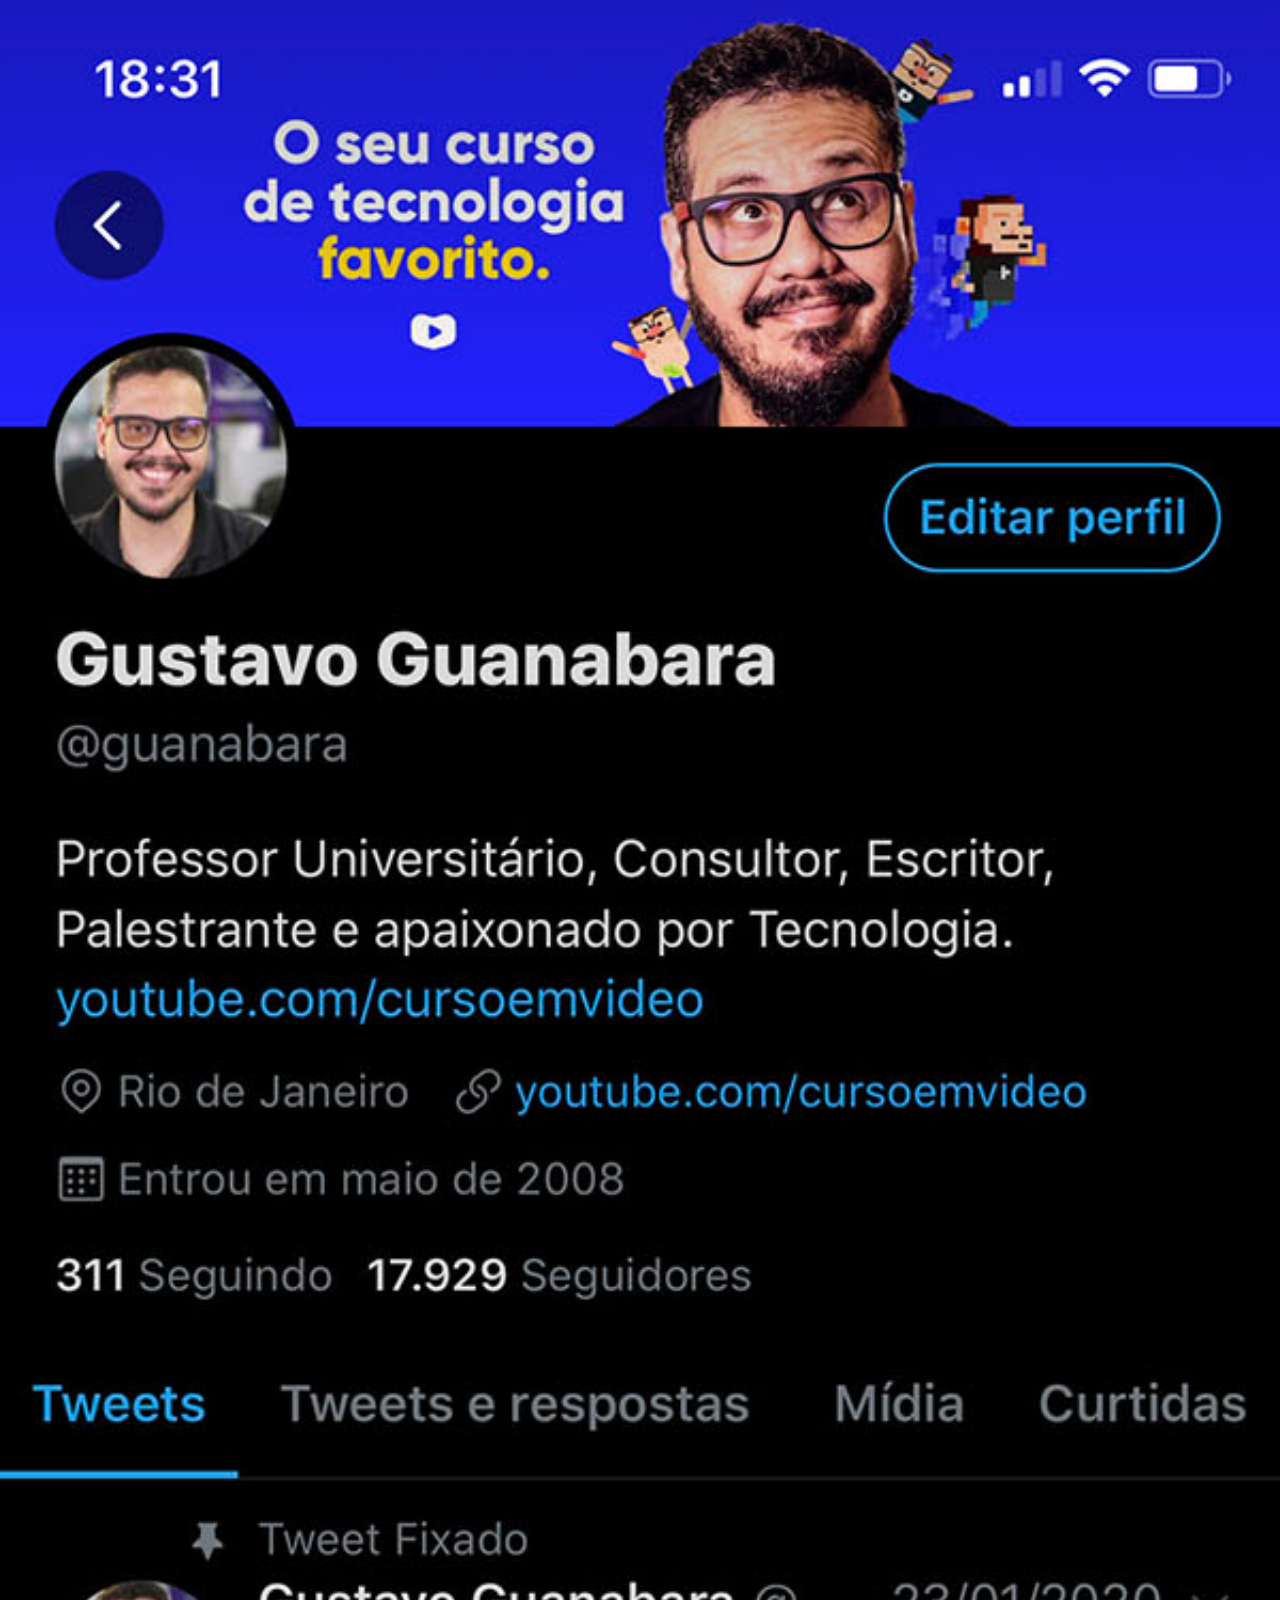
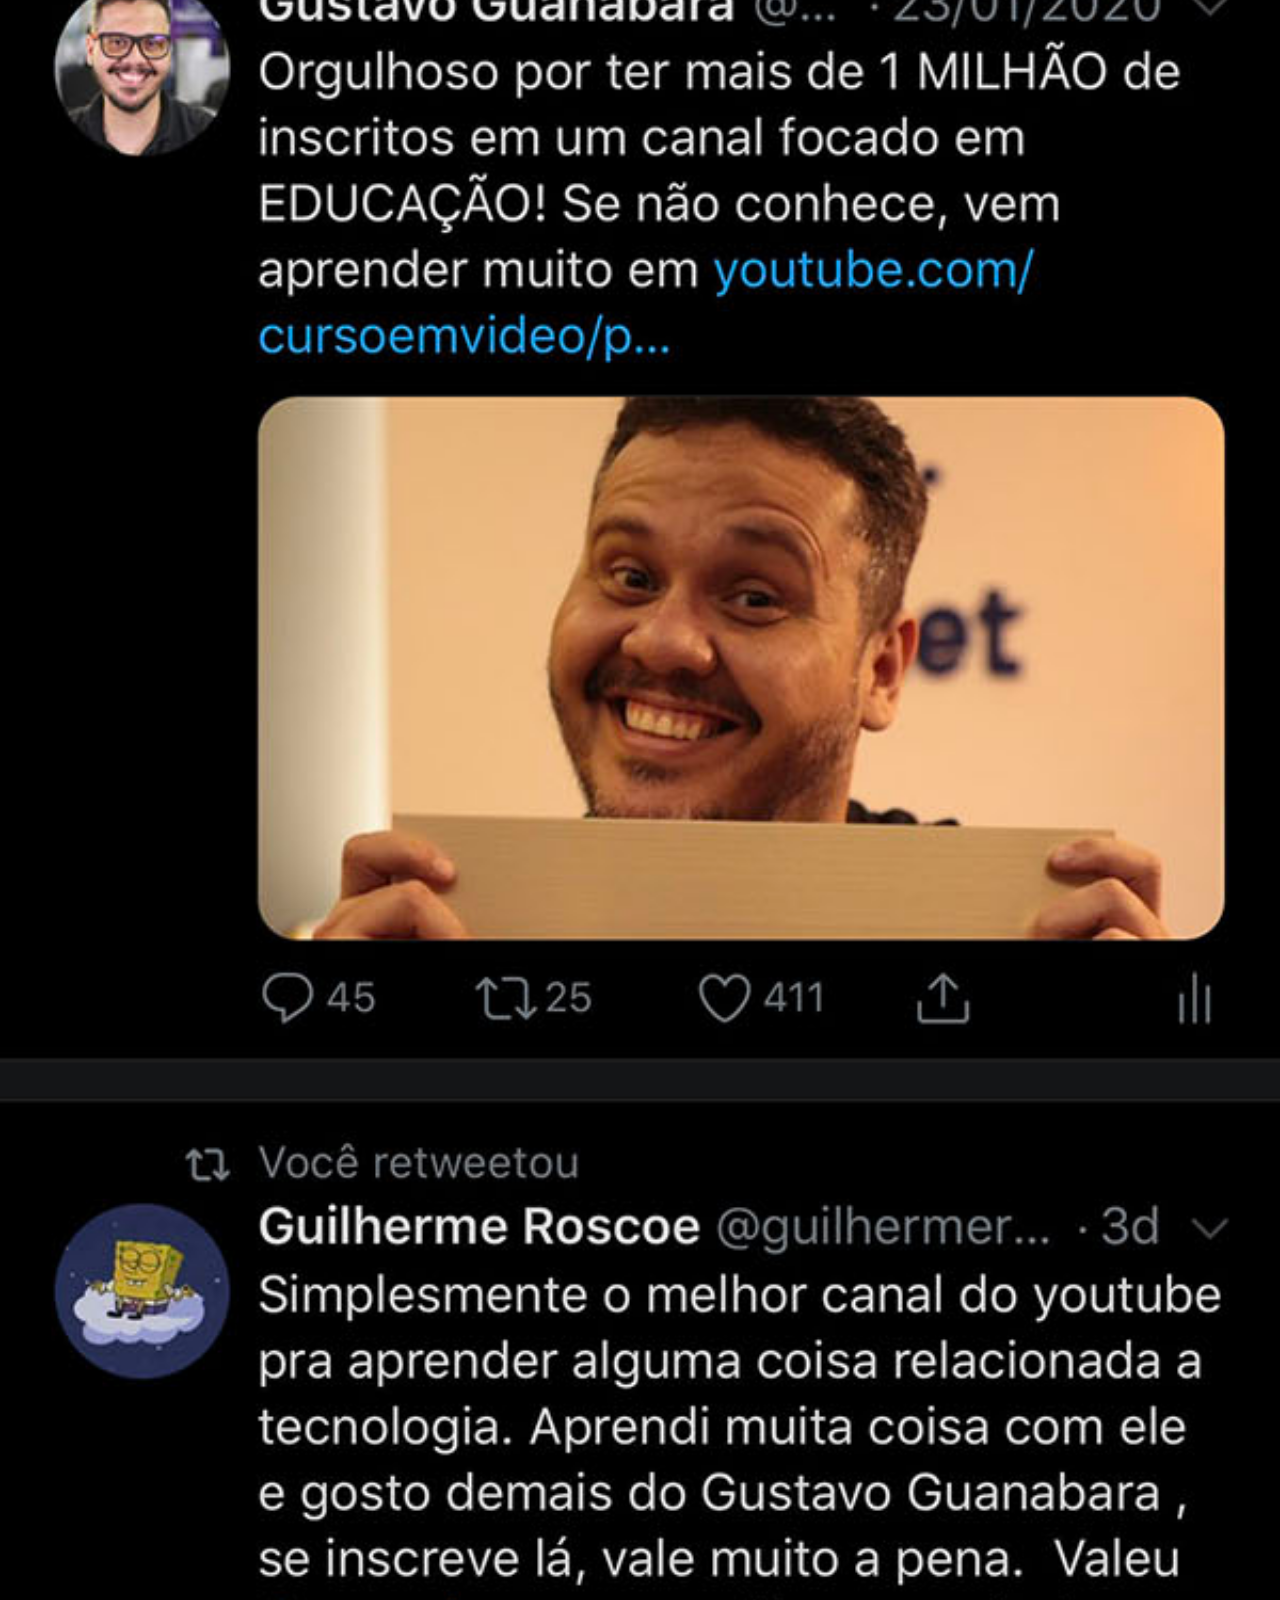
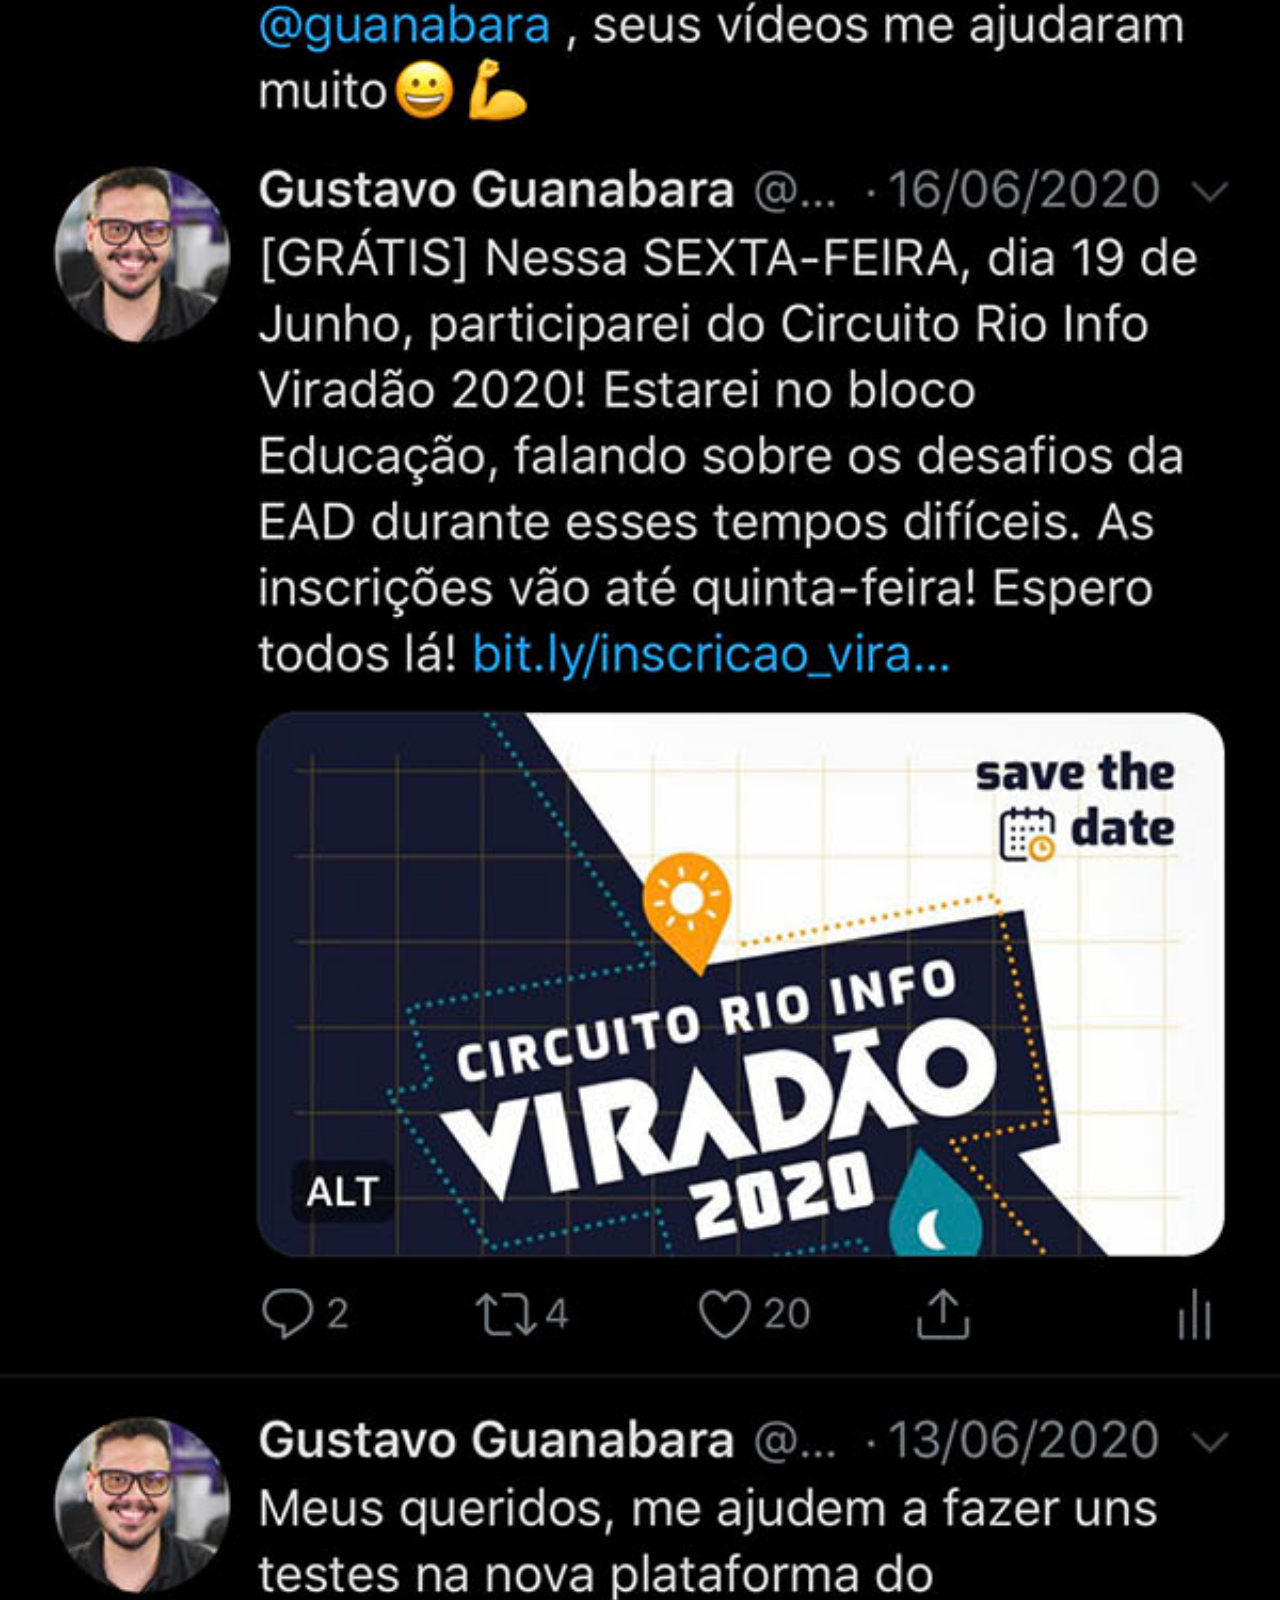
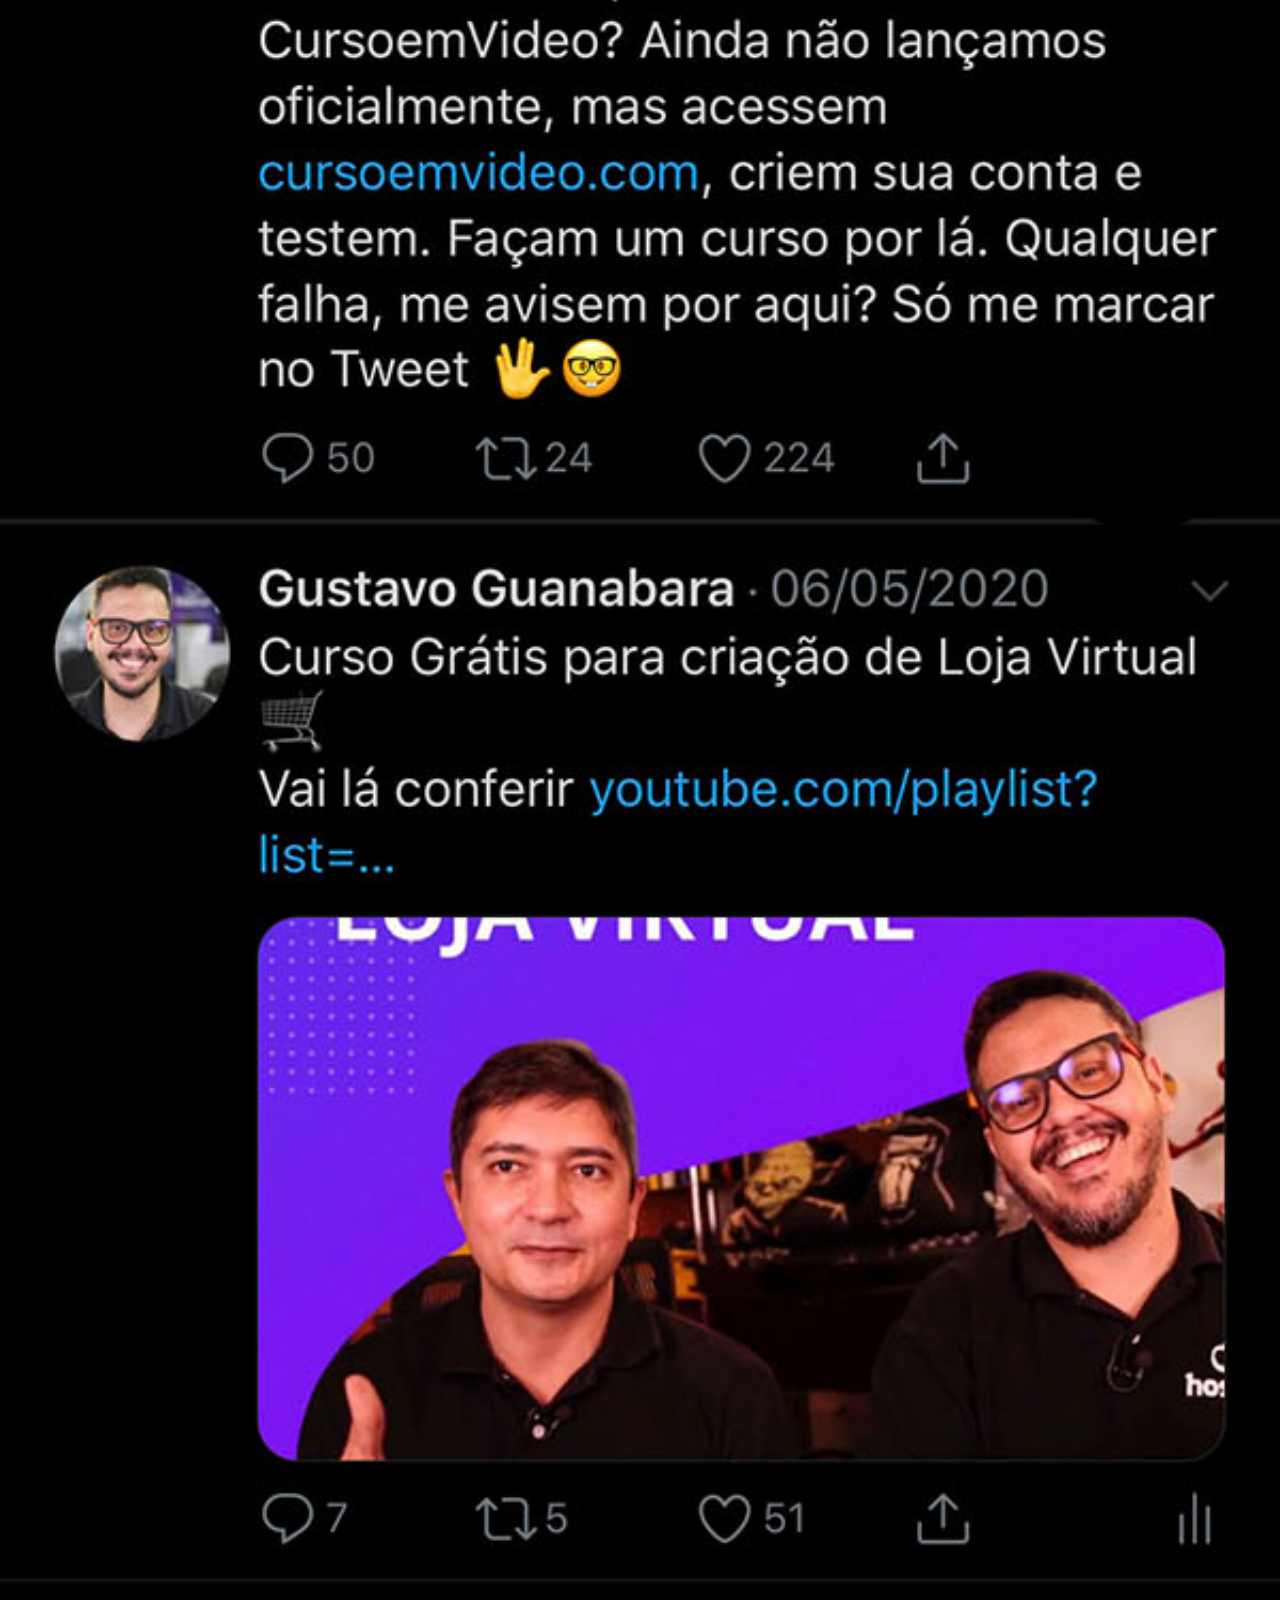
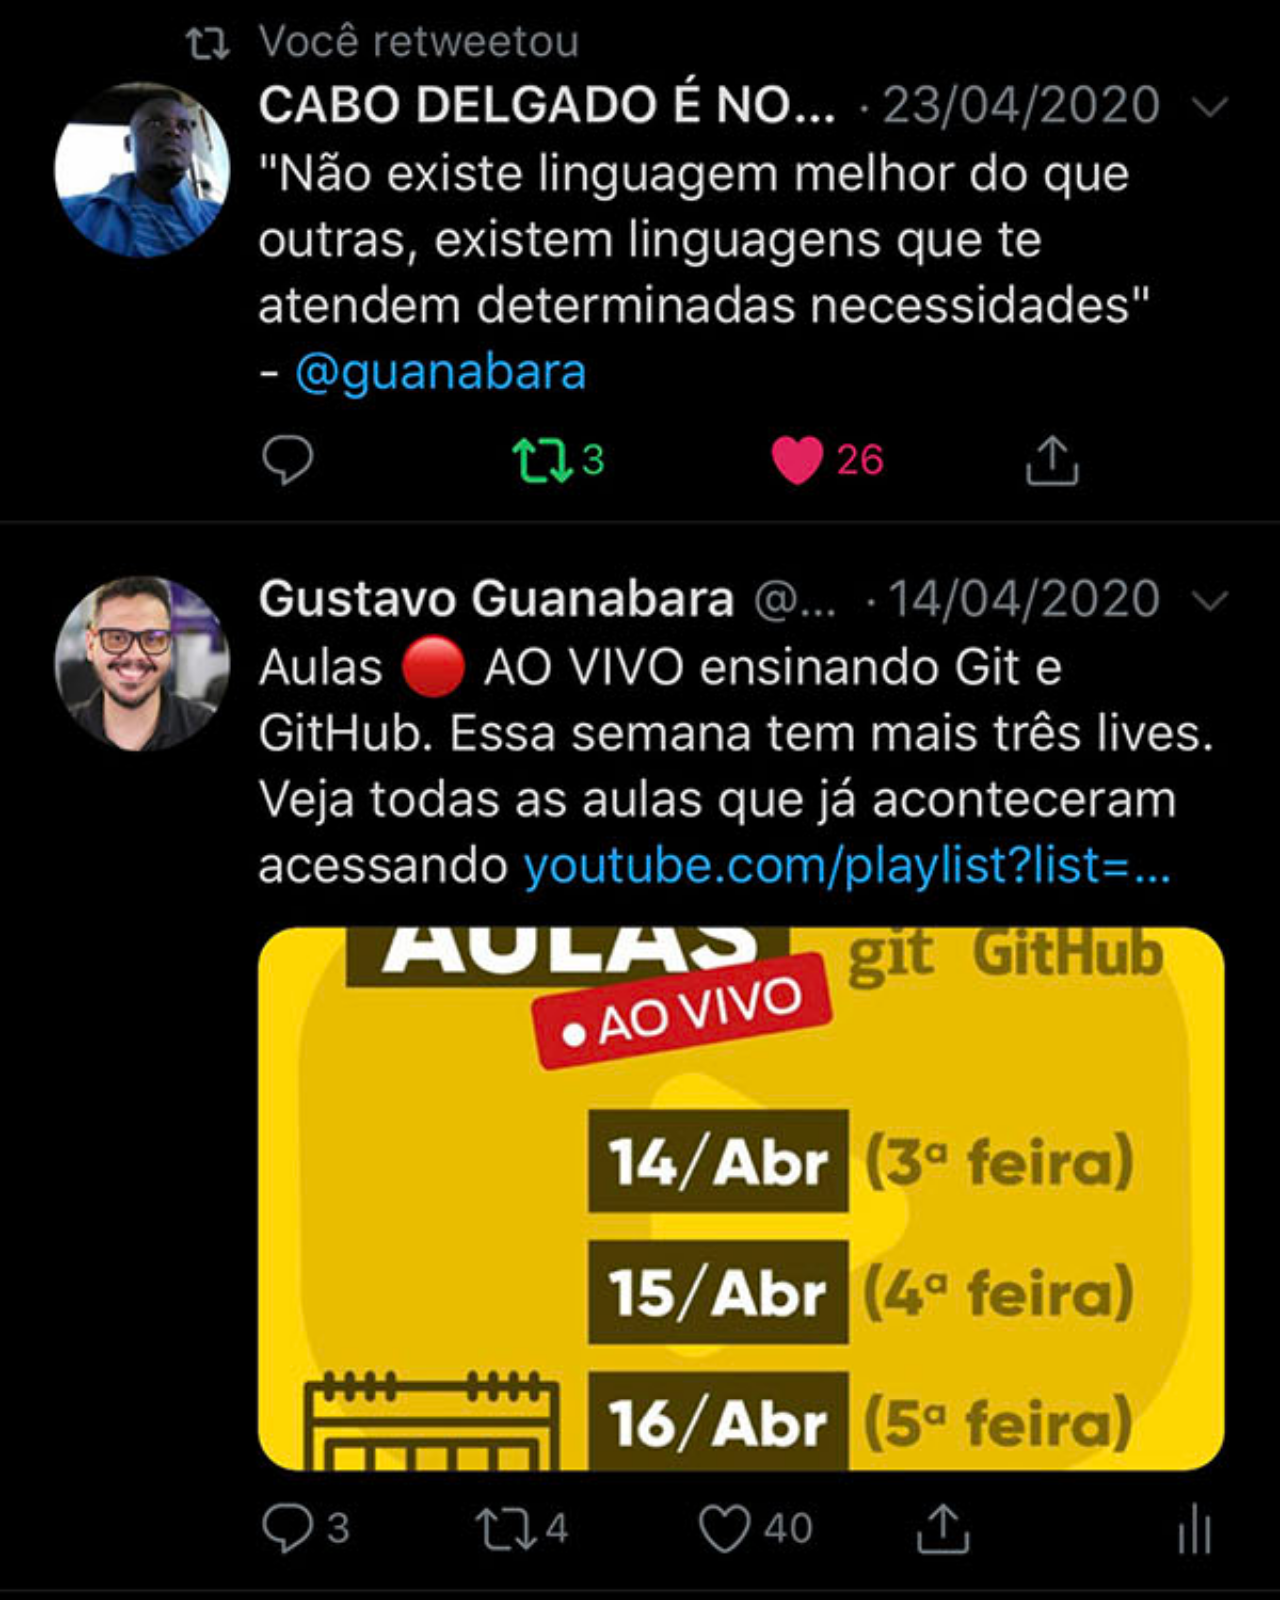
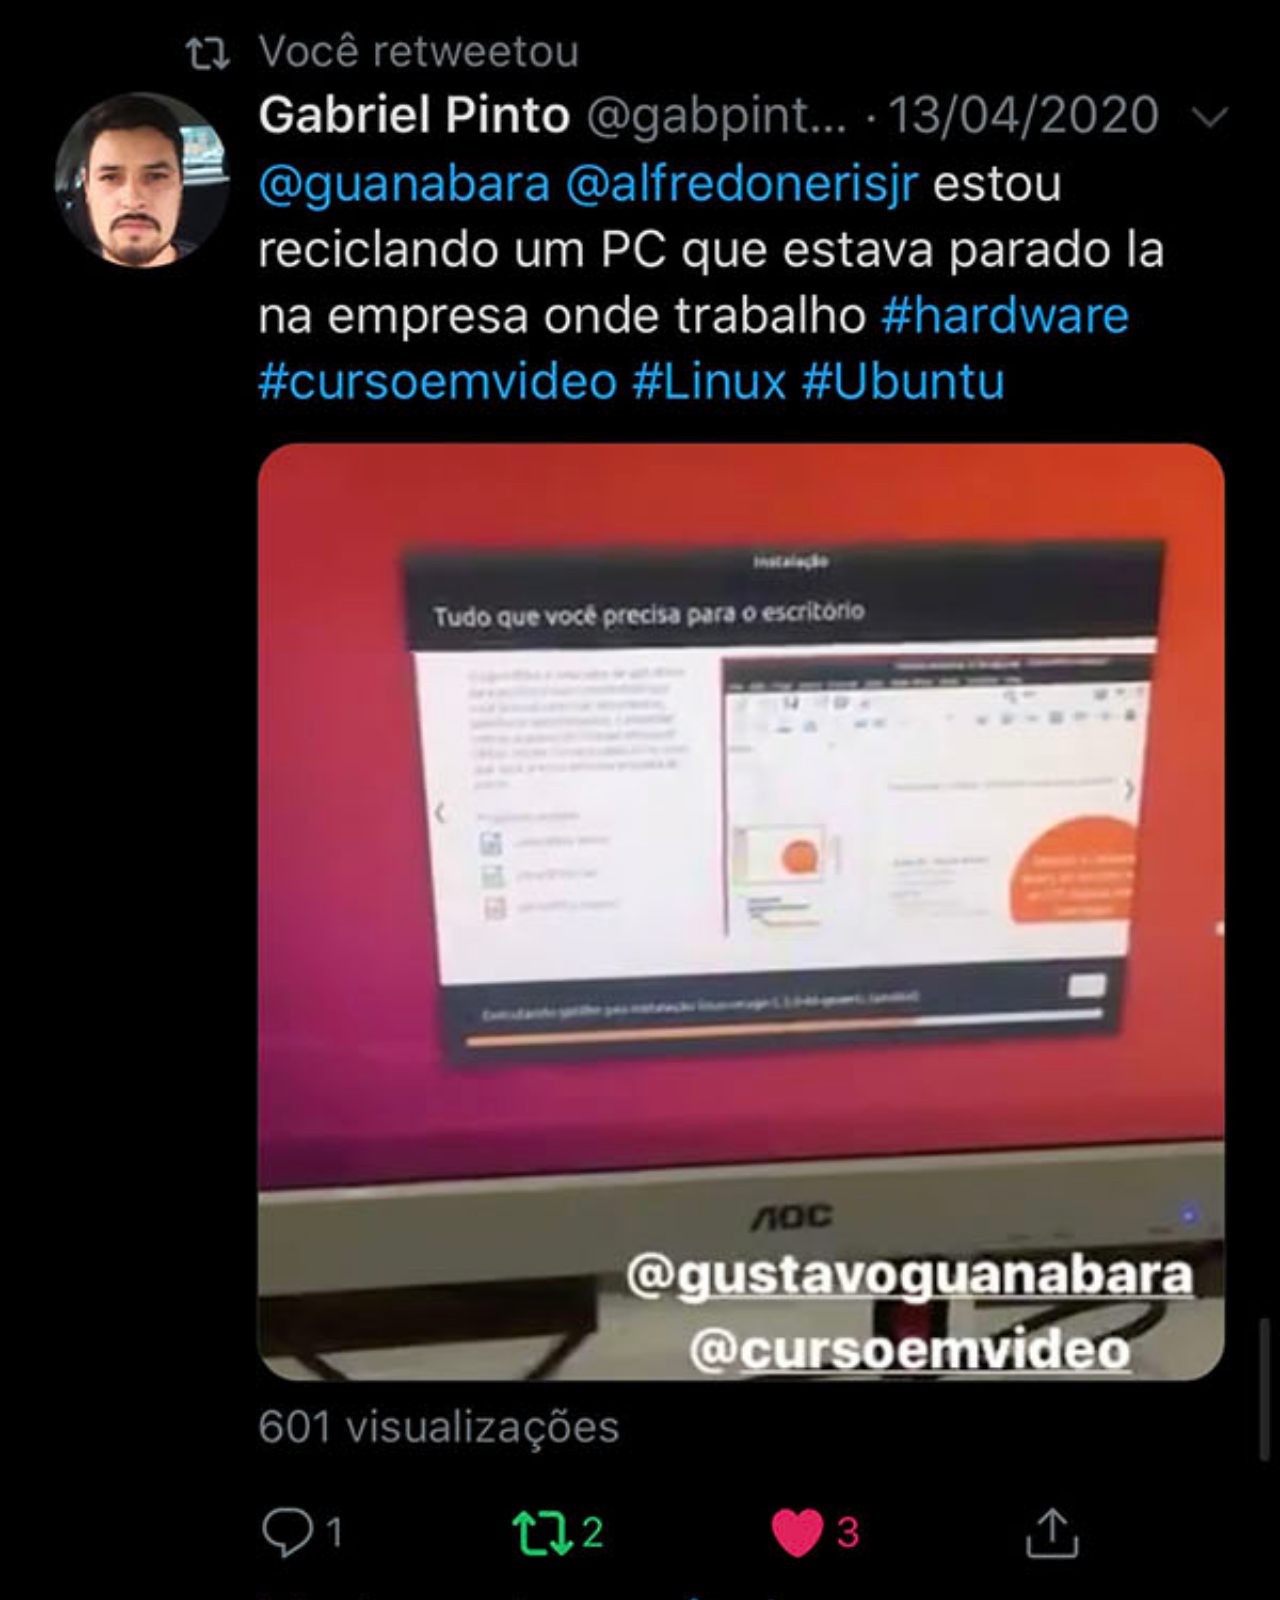
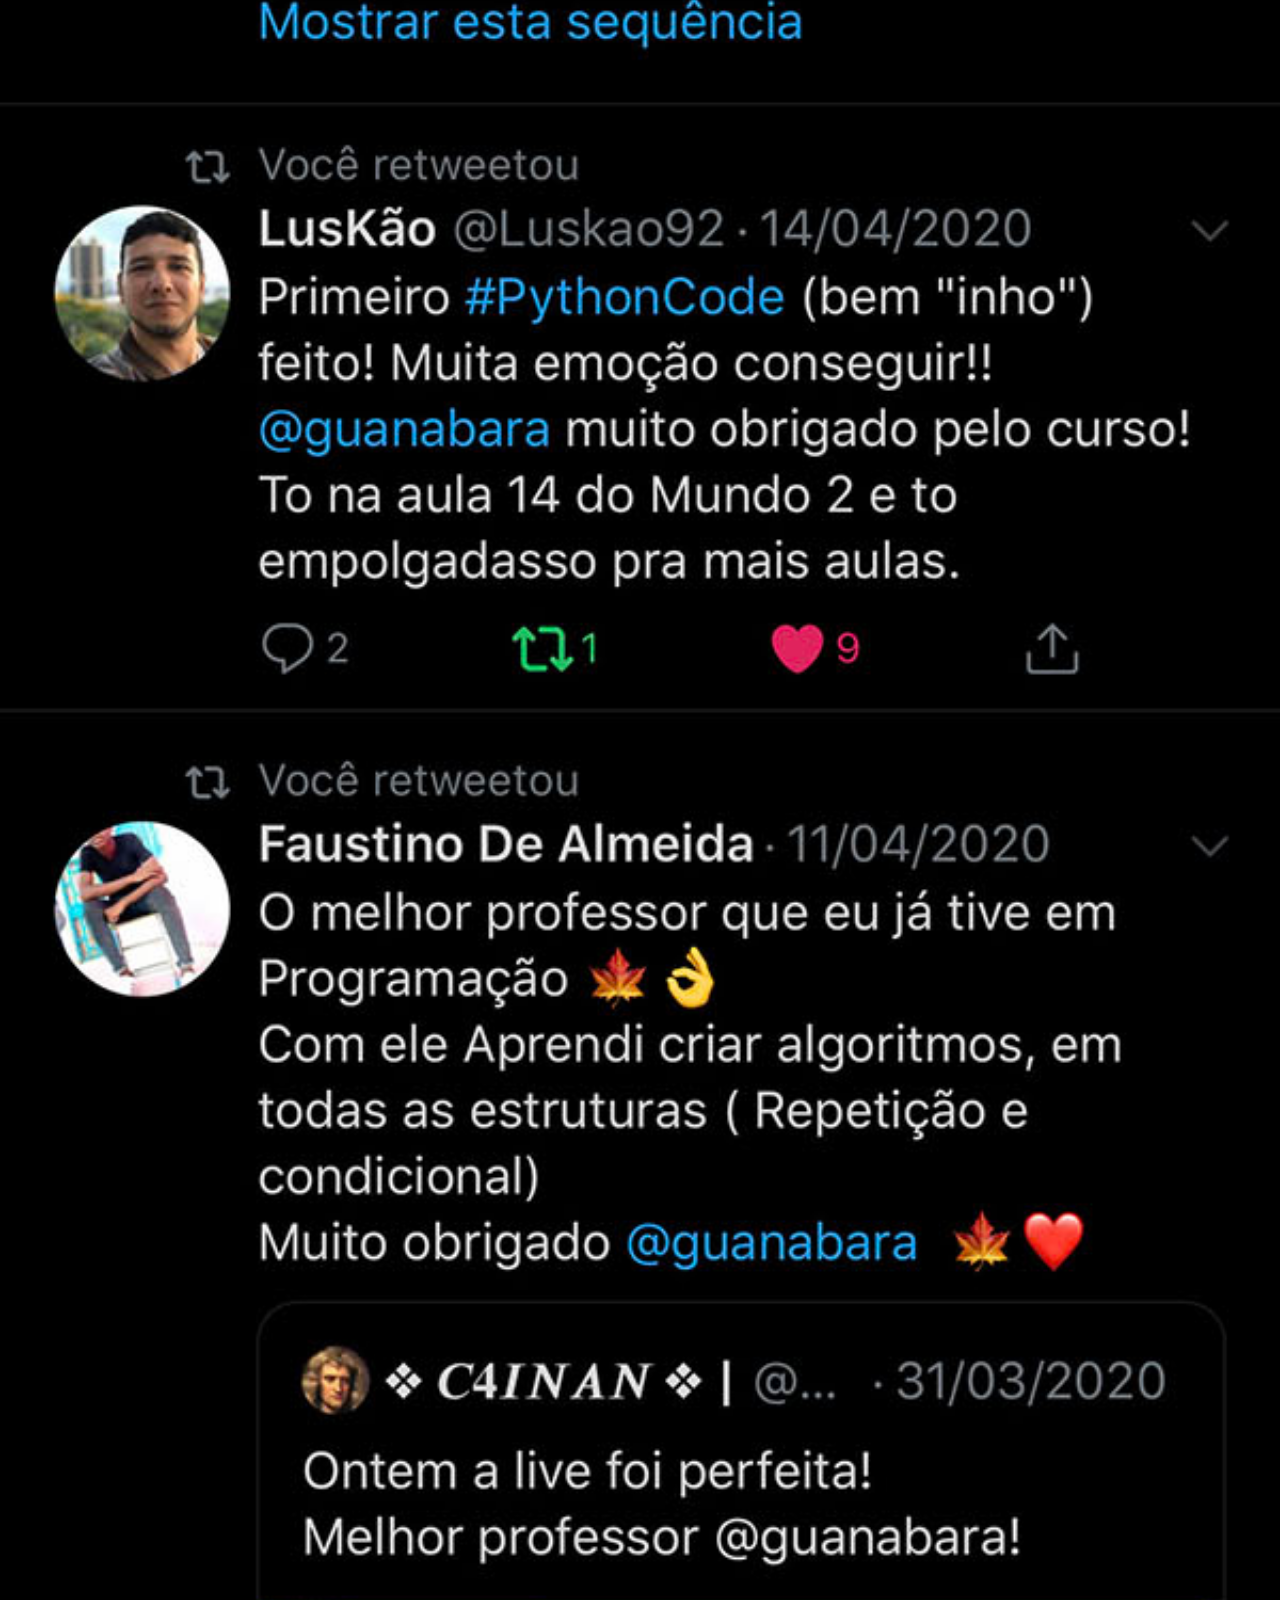
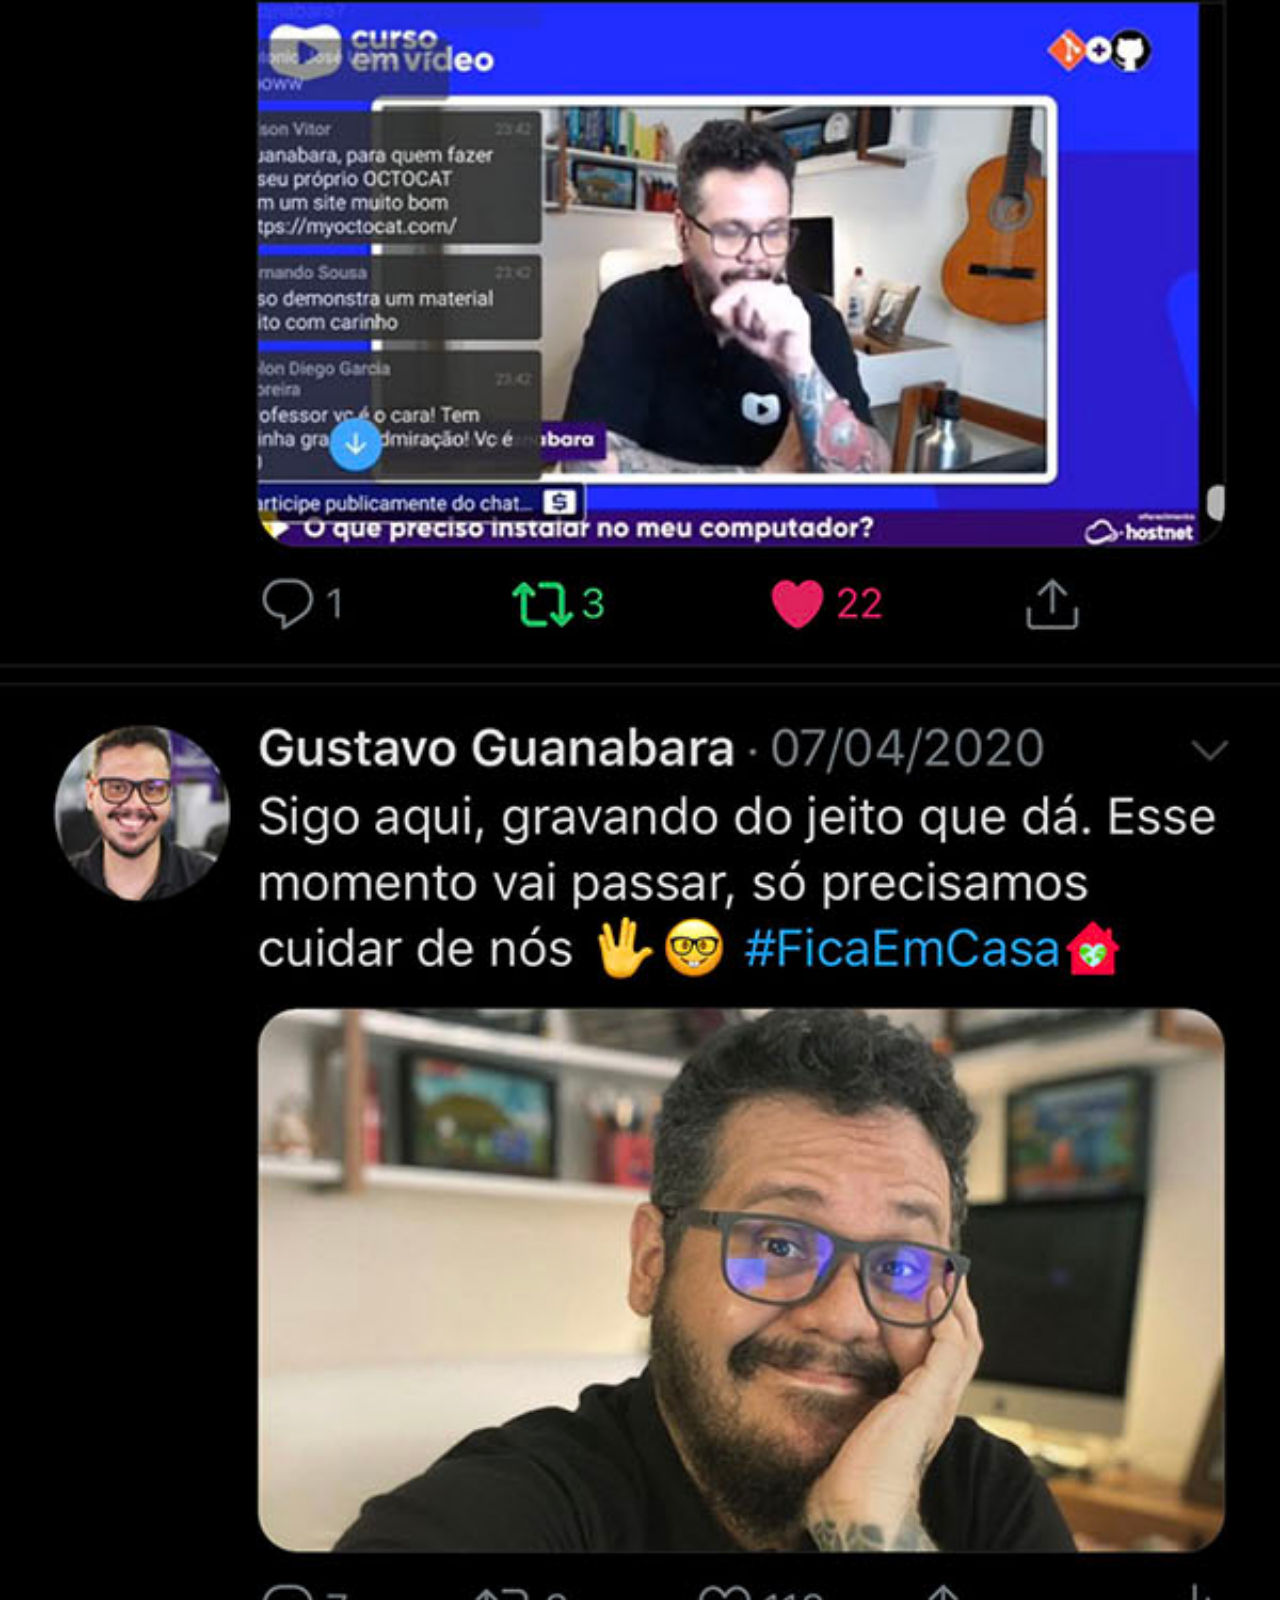
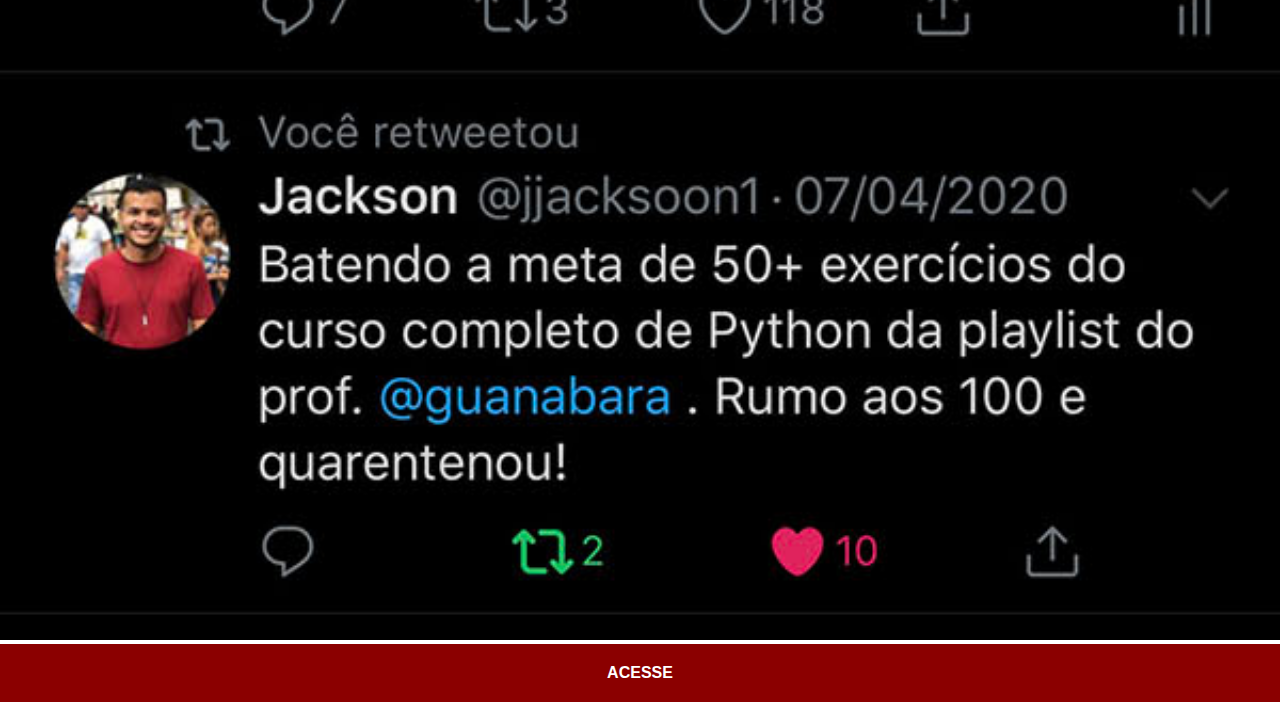
<file: twitter.html>
<!DOCTYPE html>
<html lang="pt-br">
<head>
    <meta charset="UTF-8">
    <meta name="viewport" content="width=device-width, initial-scale=1.0">
    <title>Twitter</title>
    <link rel="stylesheet" href="estilos/social.css">
</head>
<body>
    <img src="pacote-d013/imagens/tela-twitter.jpg" alt="tela twitter">
    <a href="https://www.twitter.com/gustavoguanabara/">ACESSE</a>
</body>
</html>
</file>
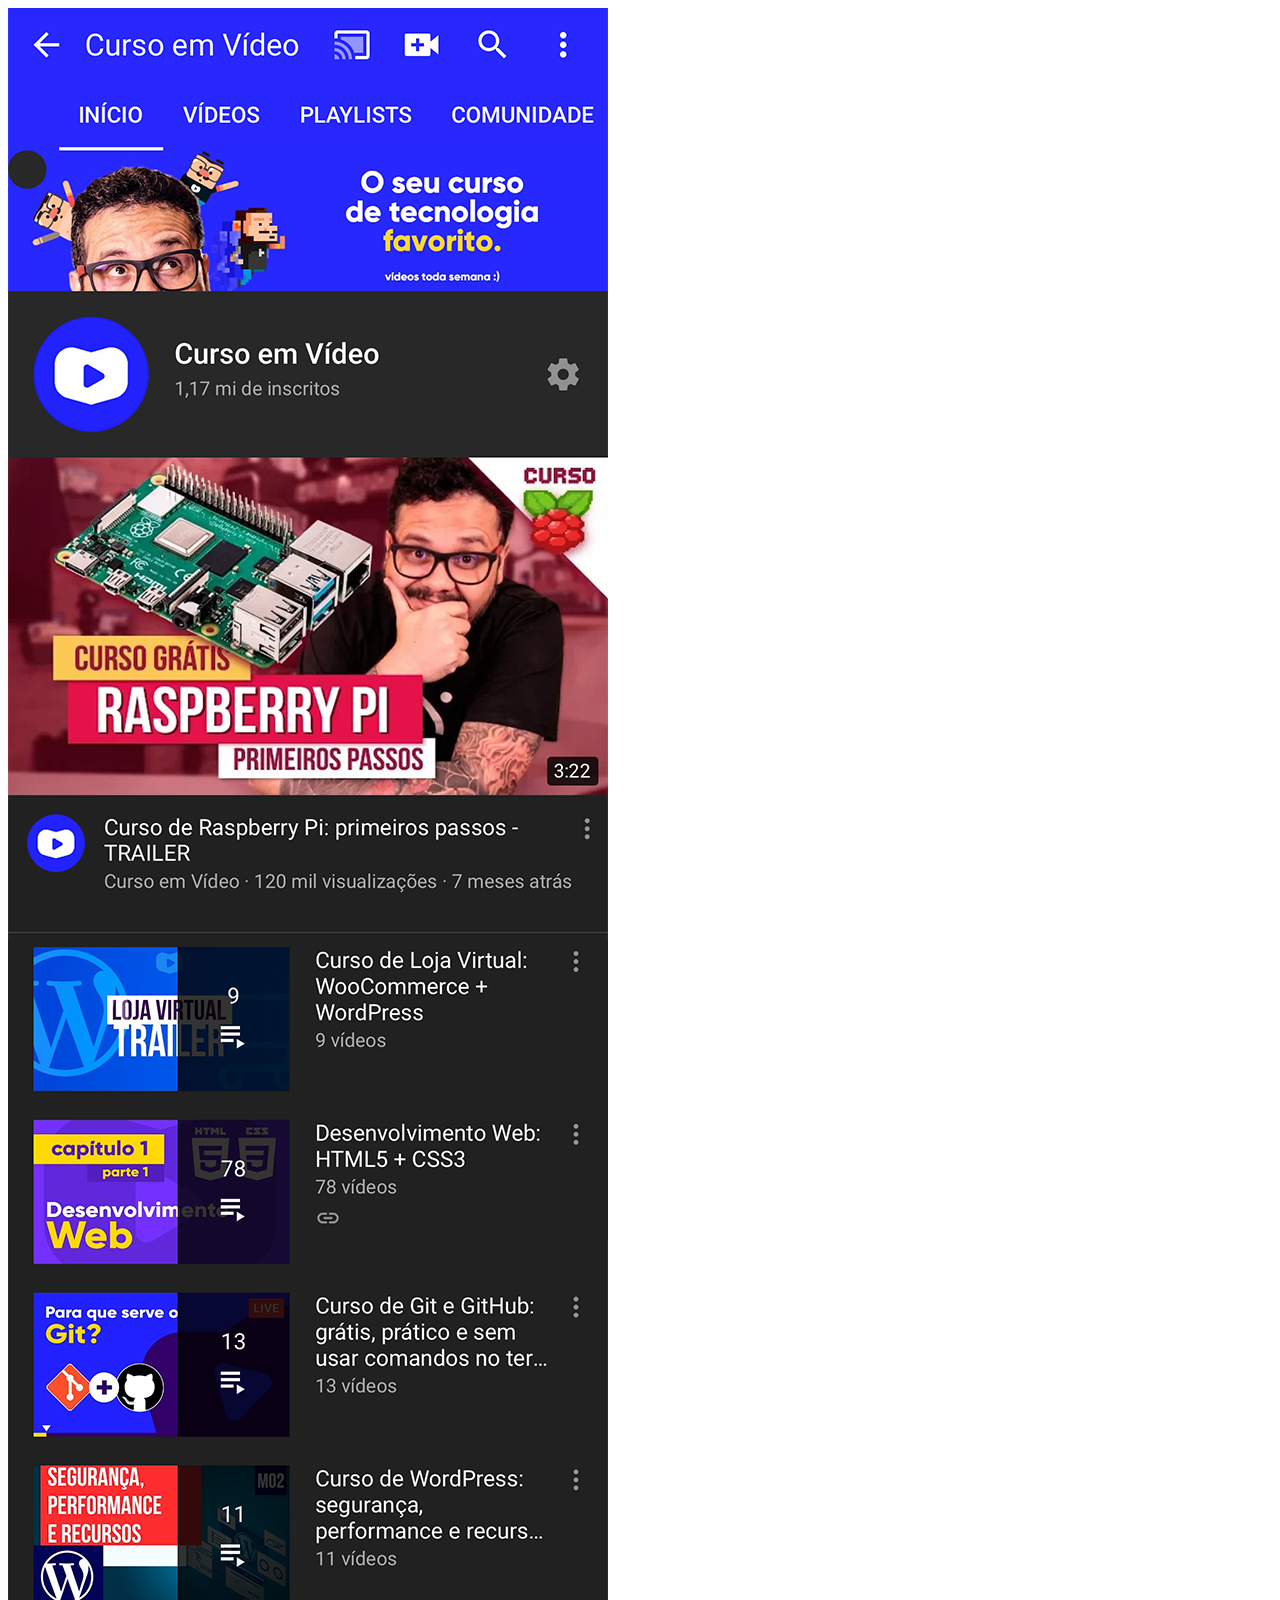
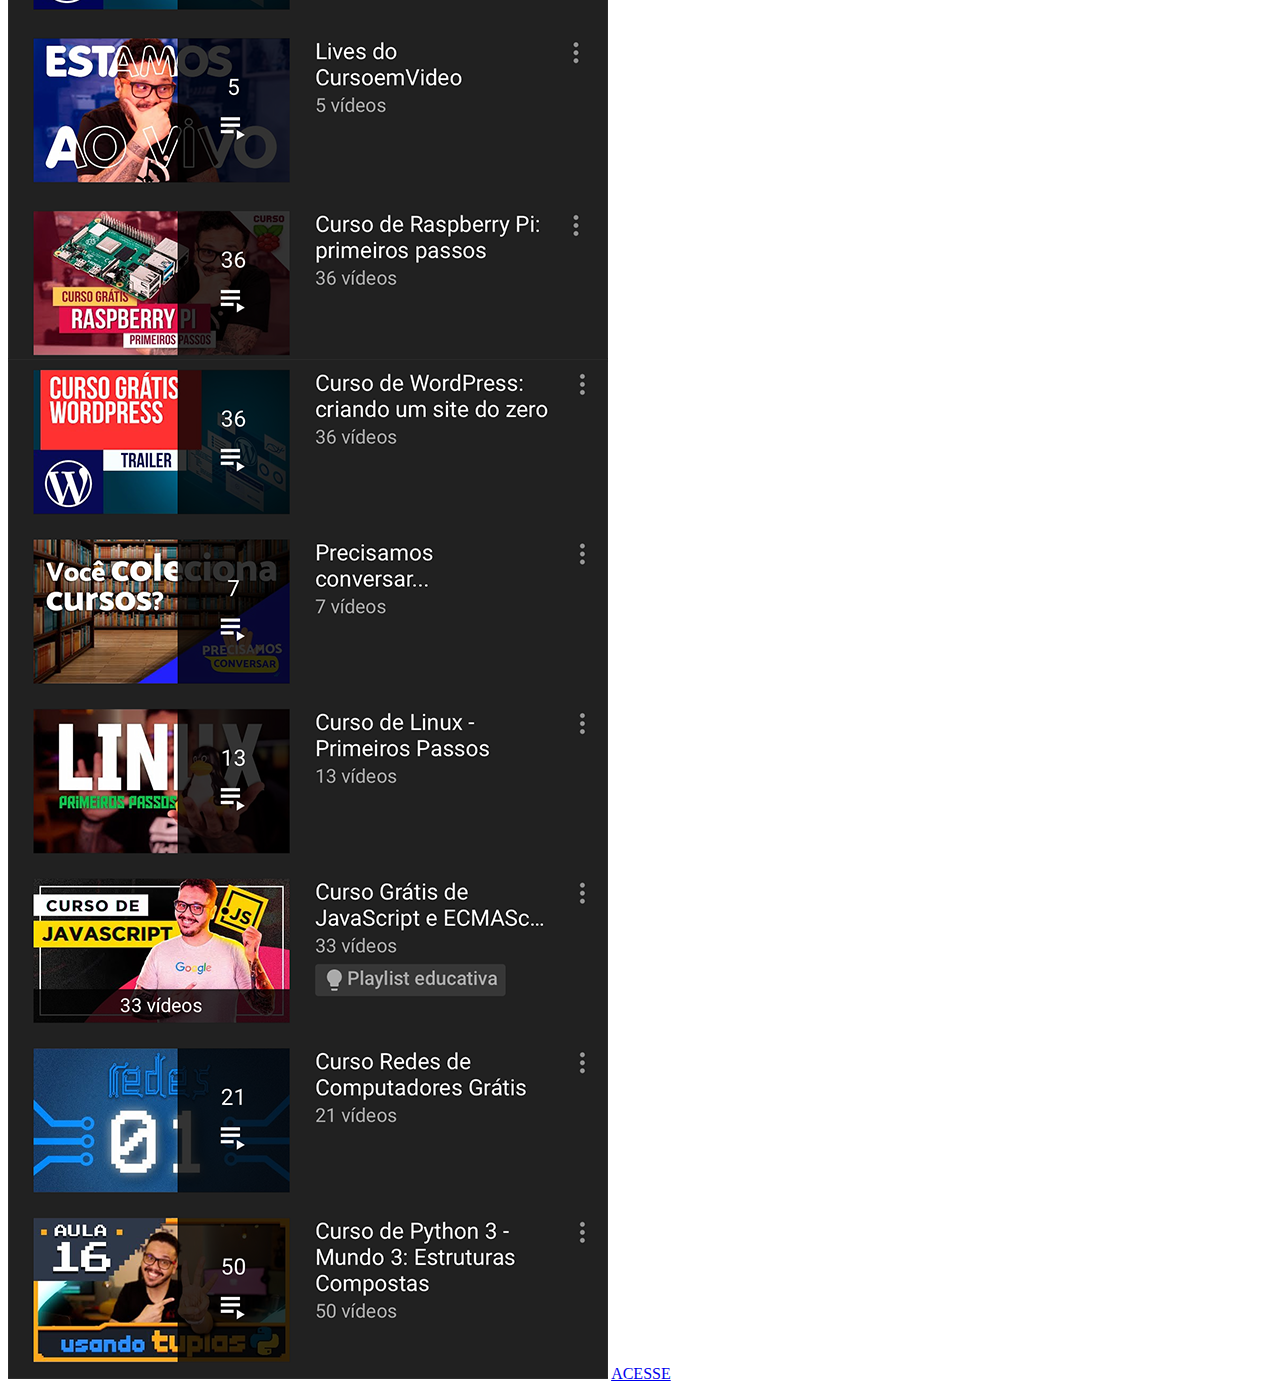
<file: youtube.html>
<!DOCTYPE html>
<html lang="pt-br">
<head>
    <meta charset="UTF-8">
    <meta name="viewport" content="width=device-width, initial-scale=1.0">
    <title>YouTube</title>

</head>
<body>
    <img src="pacote-d013/imagens/tela-youtube.png" alt="Tela do YouTube">
    <a href="https://www.youtube.com/user/cursoemvideo/playlists" target="_blank">ACESSE</a>
</body>
</html>
</file>
<file: estilos/style.css>
@charset "UTF-8";

* {
    margin: 0px;
    padding: 0px;
    font-family: Arial, Helvetica, sans-serif;
}
html, body {
    height: 103vh;
    width: 100vw;
    background-color: #000000;
}
body {
    background: black url('../pacote-d013/imagens/fundo-madeira.jpg') no-repeat top center fixed;
    background-size: cover;
}
main {
    position: relative;
    height: 100vh;
}
section#telefone {
    position: absolute;
    top: 50%;
    left: 50%;
    transform:translate(-50%, -50%);
    height: 627px;
    width: 311px;
    background: url('../pacote-d013/imagens/frame-iphone.png') no-repeat;
}

iframe#tela {
    position: relative;
    top: 80px;
    left: 22px;
    width: 267px;
    height: 470px;
}
section#redes-sociais {
    text-align: right;
}
section#redes-sociais img {
    width: 50px;
    margin: 10px;
    border-radius: 50%;
    box-shadow: 2px 2px 5px rgb(0, 0, 0, 0.400);
    box-sizing: border-box;
}
section#redes-sociais img:hover {
    border: 2px solid rgba(255, 255, 255, 0.637);
    transform:translate(-3px, -3px);
    box-shadow: 5px 5px 10px rgba(0, 0, 0, 0.623);
    transition: transform .3s, border 1s;
}
</file>
<file: estilos/social.css>
@charset "UTF-8";

* {
    margin: 0px;
    padding: 0px;
    font-family: Arial, Helvetica, sans-serif;
}
::-webkit-scrollbar {
    width: 0px;
    height: 0px;
}
img {
    width: 100vw;
}
a {
    display: block;
    background-color: darkred;
    color: white;
    padding: 20px;
    text-align: center;
    font-weight: bolder;
    text-decoration: none;
}
a:hover {
    text-decoration: underline;
    background-color: red;
}
</file>
